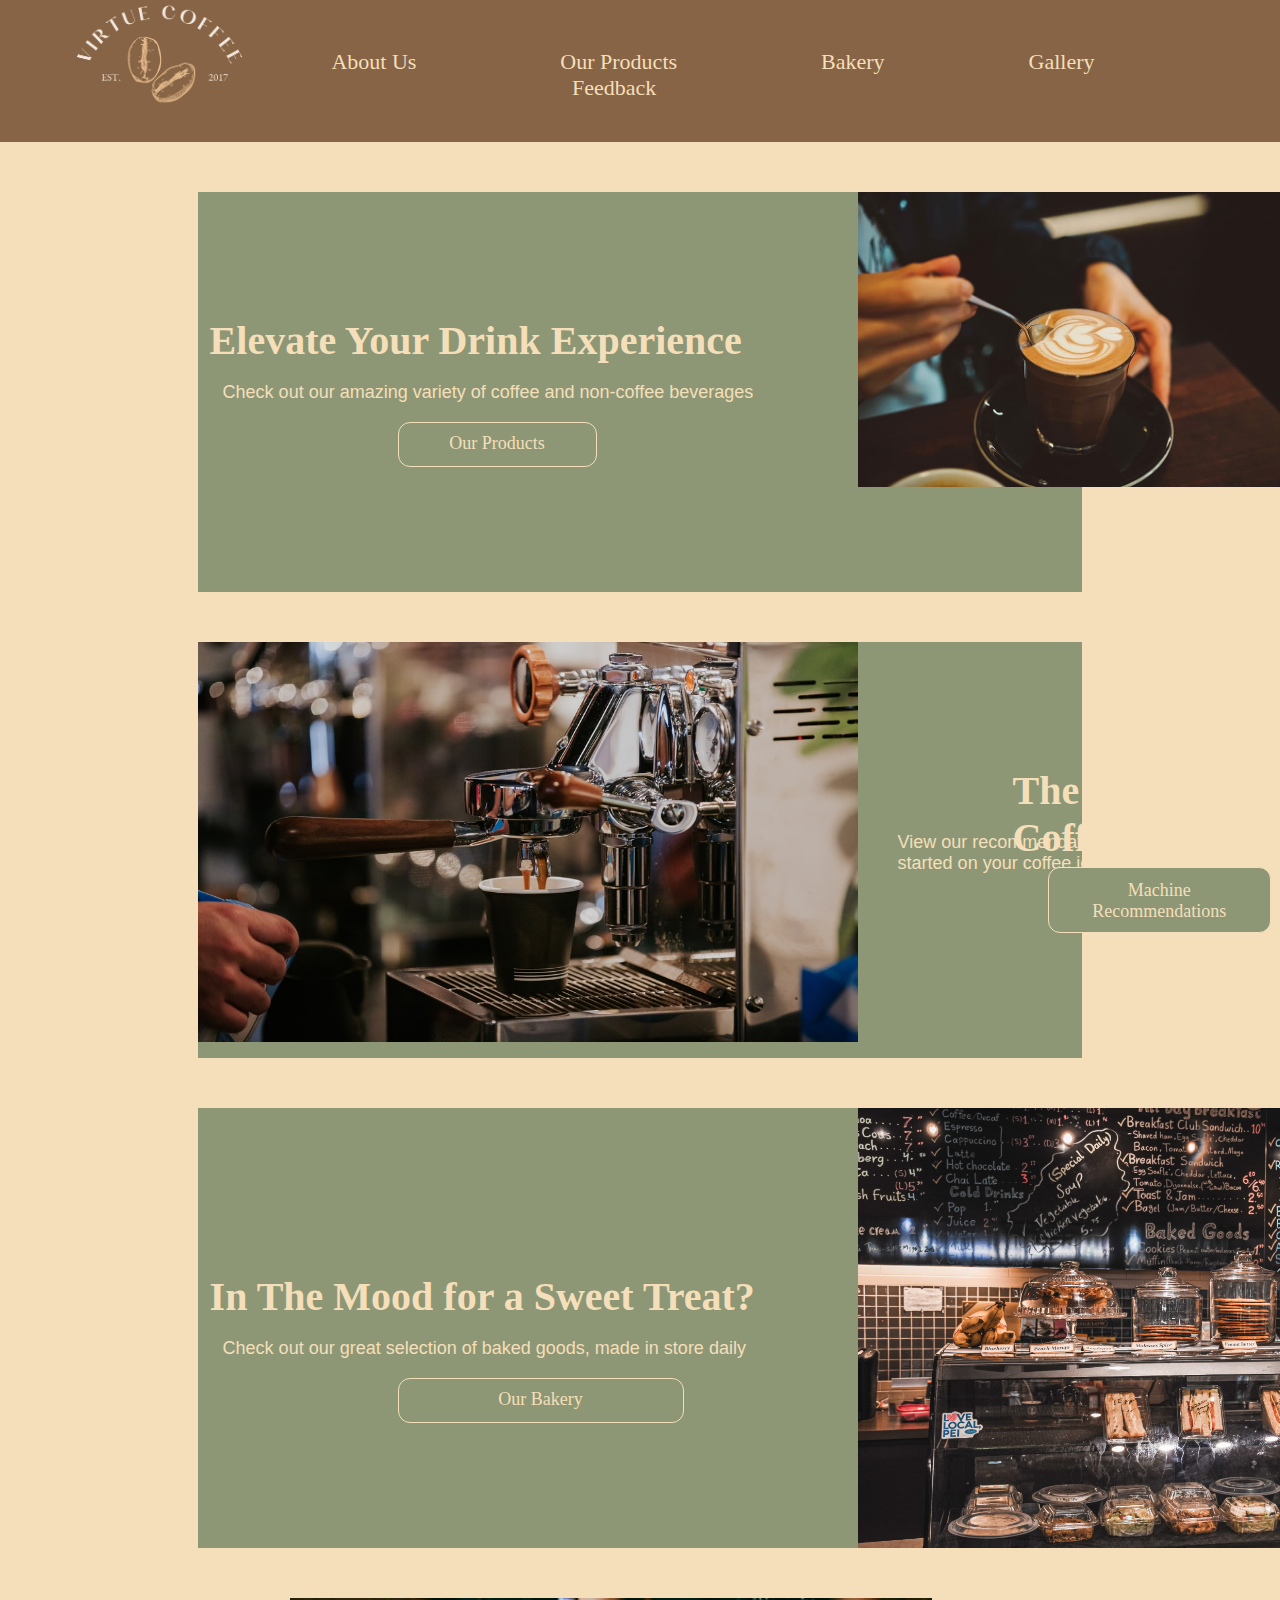
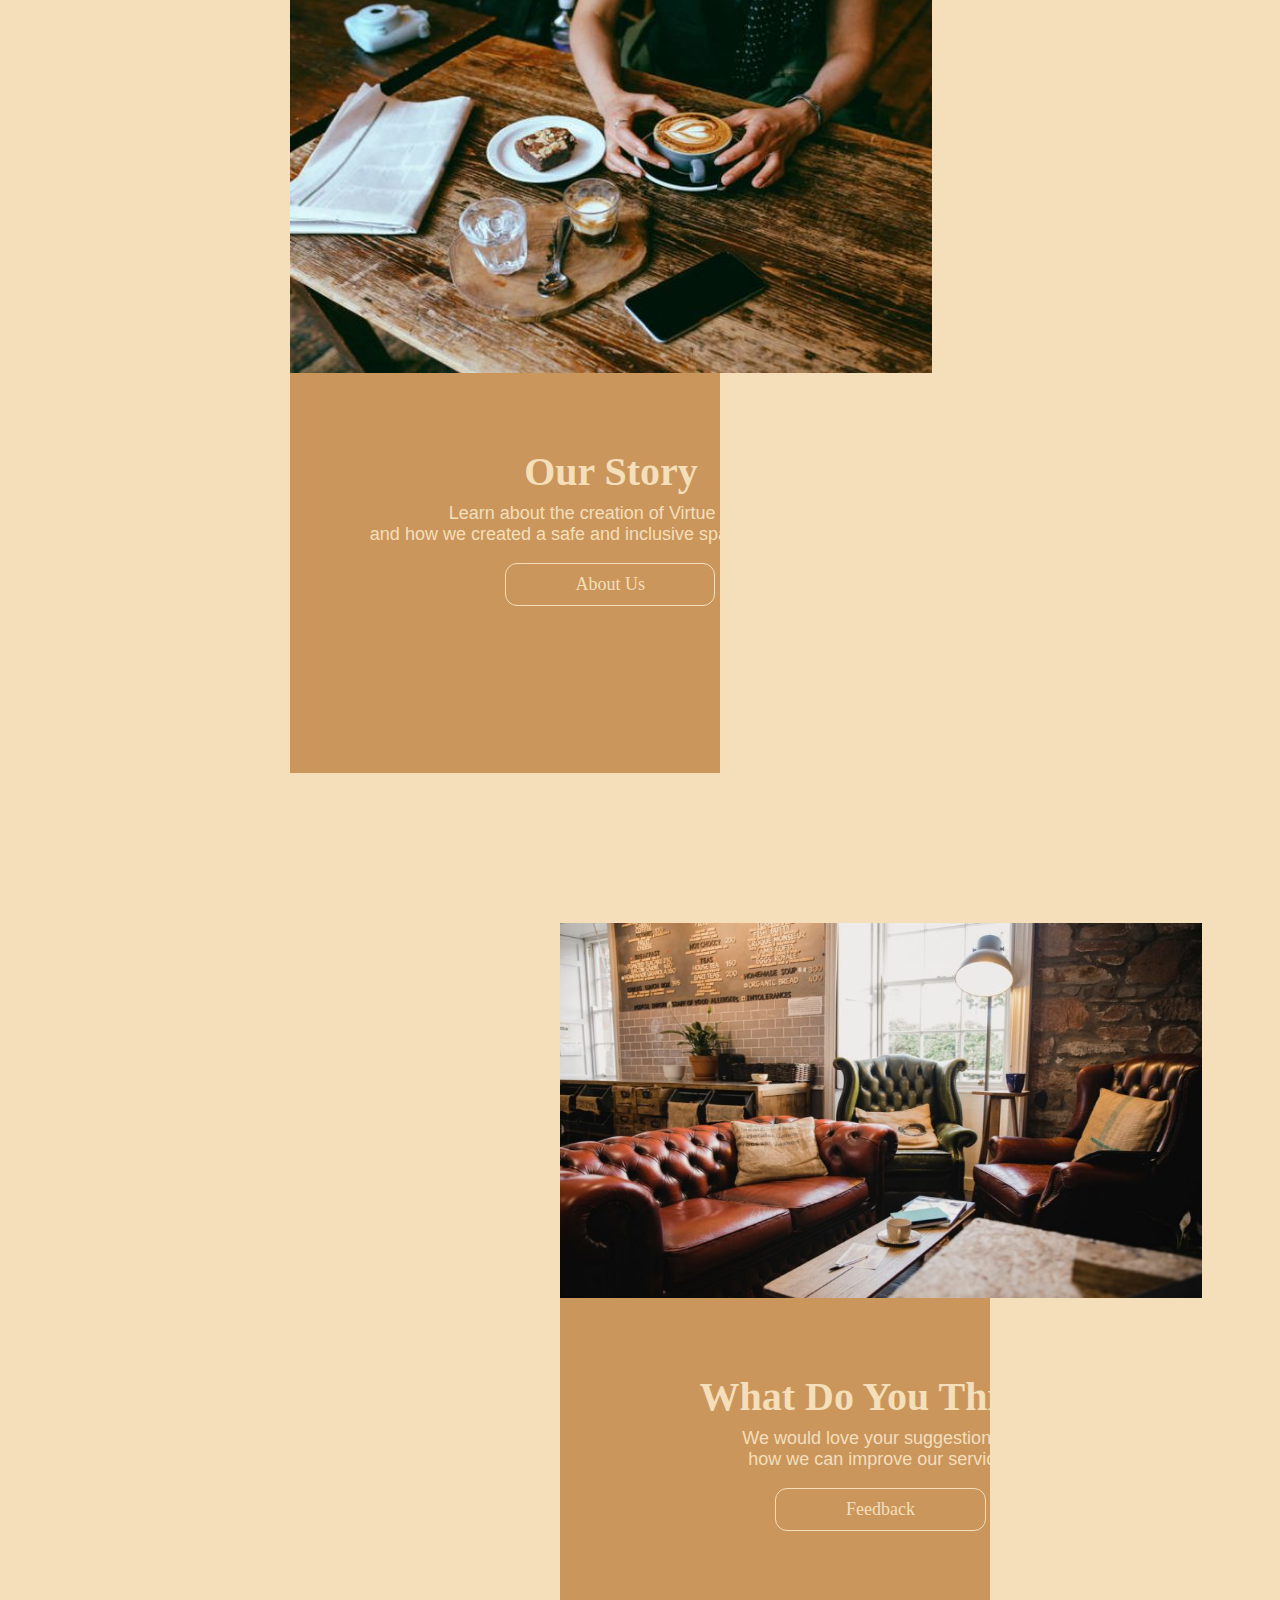
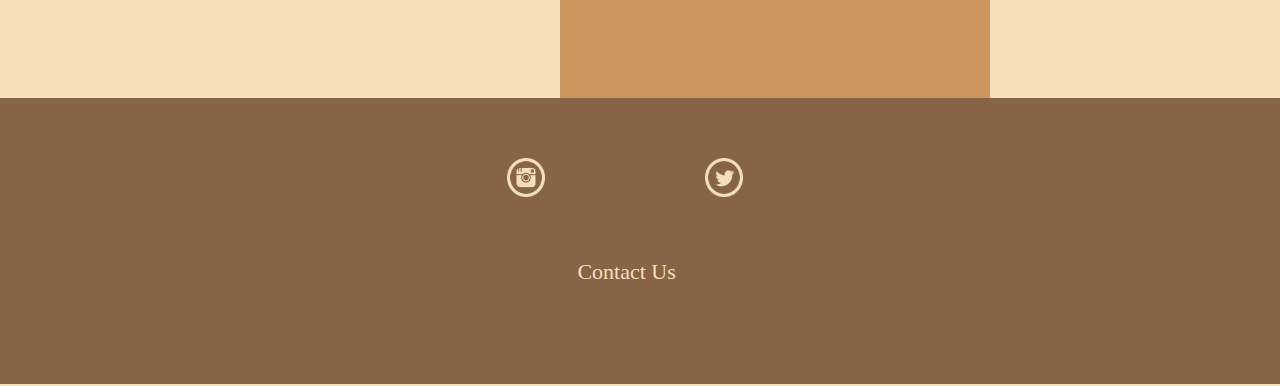
<file: index.html>
<!DOCTYPE html>
<html lang="en">
    <head>
        <meta charset="UTF-8"/>
        <title>Virtue Coffee</title>
        <!-- Link to CSS File -->
        <link rel="stylesheet" href="master.css">
    </head>
    <body id="homepage">
        <img src="headerFooterImages/navBarLogo2.png" class="logo_navbar" alt="Virtue Coffee Logo"> <!-- Logo in the nav bar-->
        <!-- Navigation bar -->
        <nav>
            <ul>
                <li><a href="index.html">Home</a></li> <!-- Link to Homepage (set as default of the website)-->
                <li><a href="about.html">About Us</a></li> <!-- Link to About Us page -->
                <li><a href="products.html">Our Products</a></li> <!-- Link to Our Products page -->
                <li><a href="bakery.html">Bakery</a></li> <!-- Link to Bakery page-->
                <li><a href="gallery.html">Gallery</a></li> <!-- Link to Gallery page-->
                <li><a href="feedback.html">Feedback</a></li> <!-- Link to Feedback page-->
            </ul>
        </nav>
        <div class="firstRectangle">
            <img src="homepageImages/latte-art-coffee-latte-flatwhite.jpg" class="latteArt" alt="Latte Art">
            <h1>Elevate Your Drink Experience</h1>
            <h2>Check out our amazing variety of coffee and non-coffee beverages</h2>
            <a href="products.html" class="buttonForDrinks">Our Products</a>
        </div>
        <div class="secondRectangle">
            <img src="homepageImages/coffeeMachine.jpg" class="coffeeMachine" alt="Coffee Machine">
            <h3>The Art of Coffee</h3>
            <h4>View our recommendations to get started 
                on your coffee journey</h4>
            <a href="products.html#machines" class="buttonForMachines">Machine Recommendations</a>
        </div>
        <div class="thirdRectangle">
            <img src="homepageImages/bakeryCase.jpg" class="bakeryCase" alt="Baked Goods in Case">
            <h1>In The Mood for a Sweet Treat?</h1>
            <h2>Check out our great selection of baked goods, made in store daily</h2>
            <a href="bakery.html" class="buttonForBakery">Our Bakery</a>
        </div>
        <div class="firstBox">
            <img src="homepageImages/drinksOnTable.jpg" class="drinksOnTable" alt="Drinks Sitting on a Table">
            <h5>Our Story</h5>
            <h6>Learn about the creation of Virtue Coffee
                <br>and how we created a safe and inclusive space for everyone</h6>
                <a href="about.html" class="buttonForAboutUs">About Us</a>
        </div>
        <div class="secondBox">
            <img src="homepageImages/seatingArea.jpg" class="seatingArea" alt="Seating Area in Our Shop">
            <h5>What Do You Think?</h5>
            <h6>We would love your suggestions of <br>how we can
                improve our services</h6>
                <a href="feedback.html" class="buttonForFeedback">Feedback</a>
        </div>
        <div class="footerMaster">
            <ul class="footerSocials">
                <li><a href="https://www.instagram.com/virtue.coffee/"><img src="headerFooterImages/instaIcon.png" class="icons" alt="Instagram Logo"></a></li>
                <li><a href="https://twitter.com/CoffeeVirtue"><img src="headerFooterImages/twitterIcon.png" class="icons" alt="Twitter Logo"></a></li>
            </ul>
            <br>
            <br>
            <p class="footerText"><a href="mailto:virtuecoffee204&#64gmail&#46com">Contact Us</a></p>
        </div>
    </body>
</html>
</file>
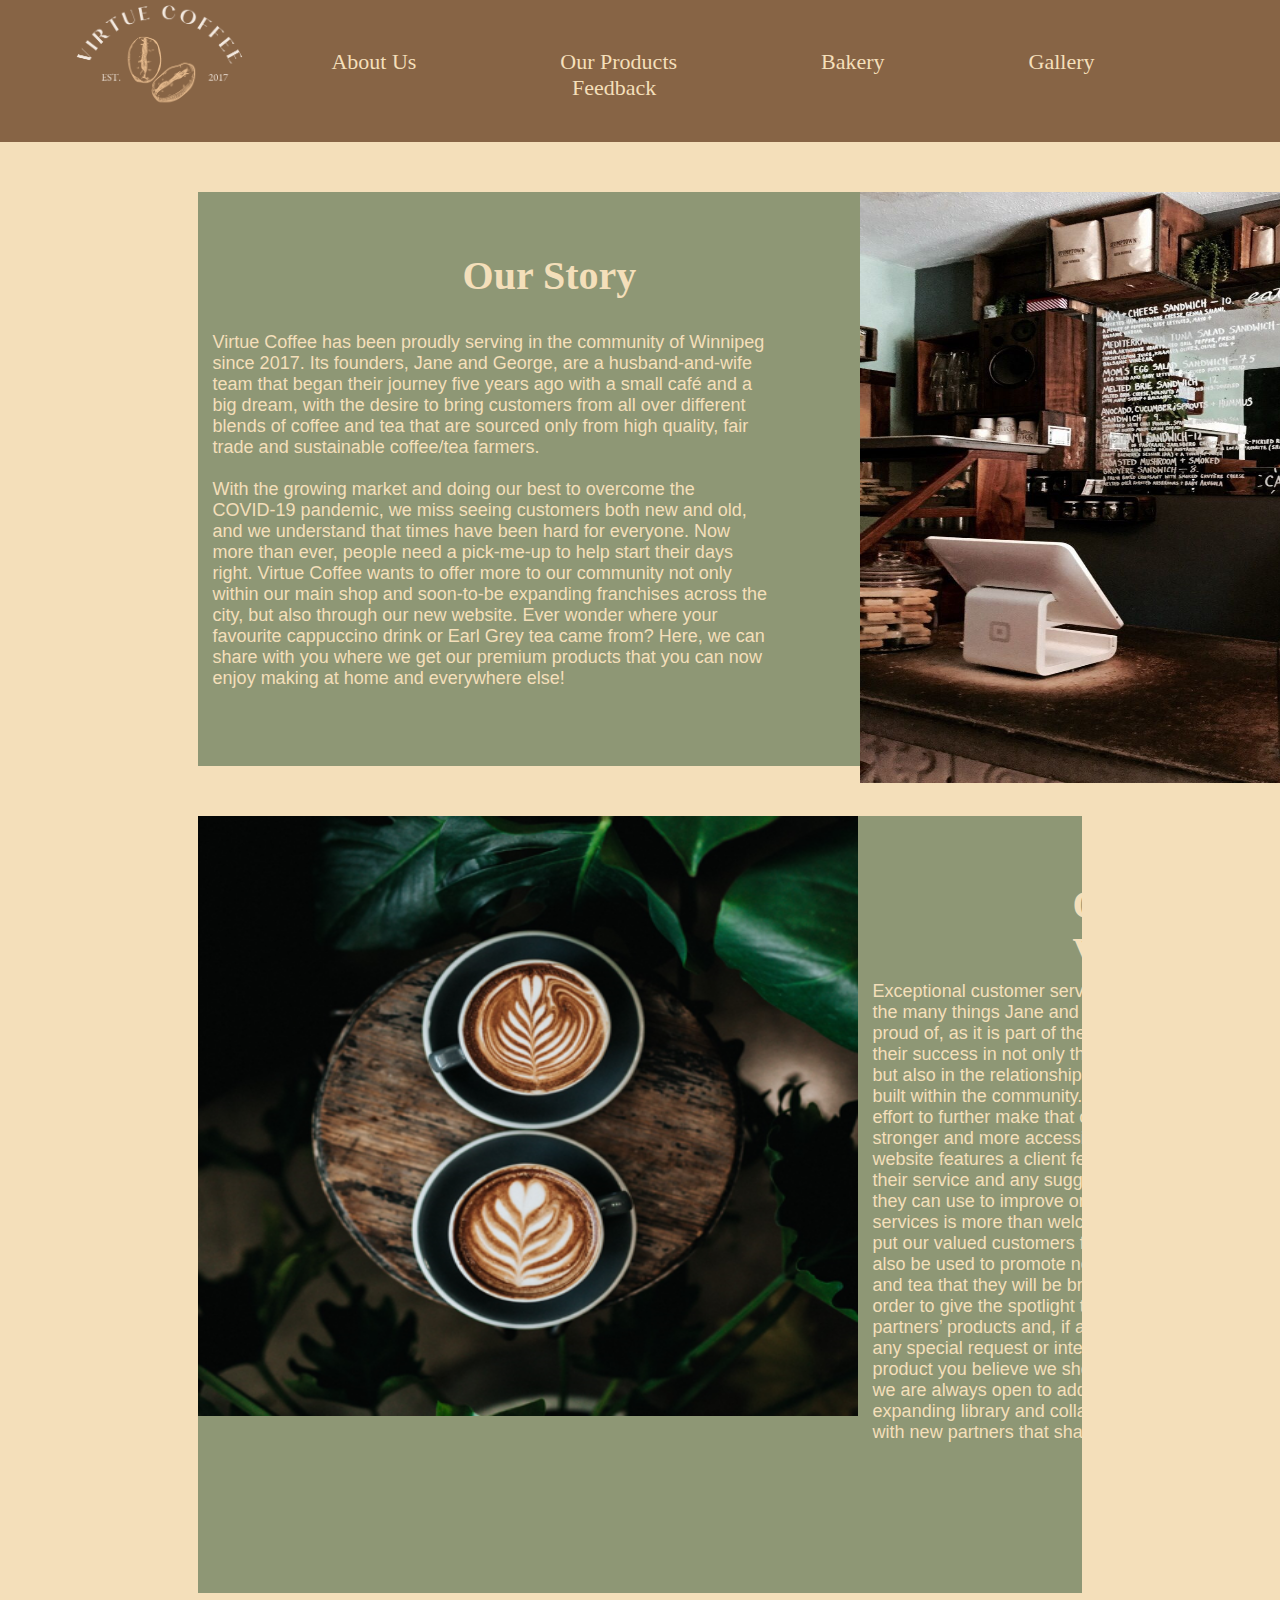
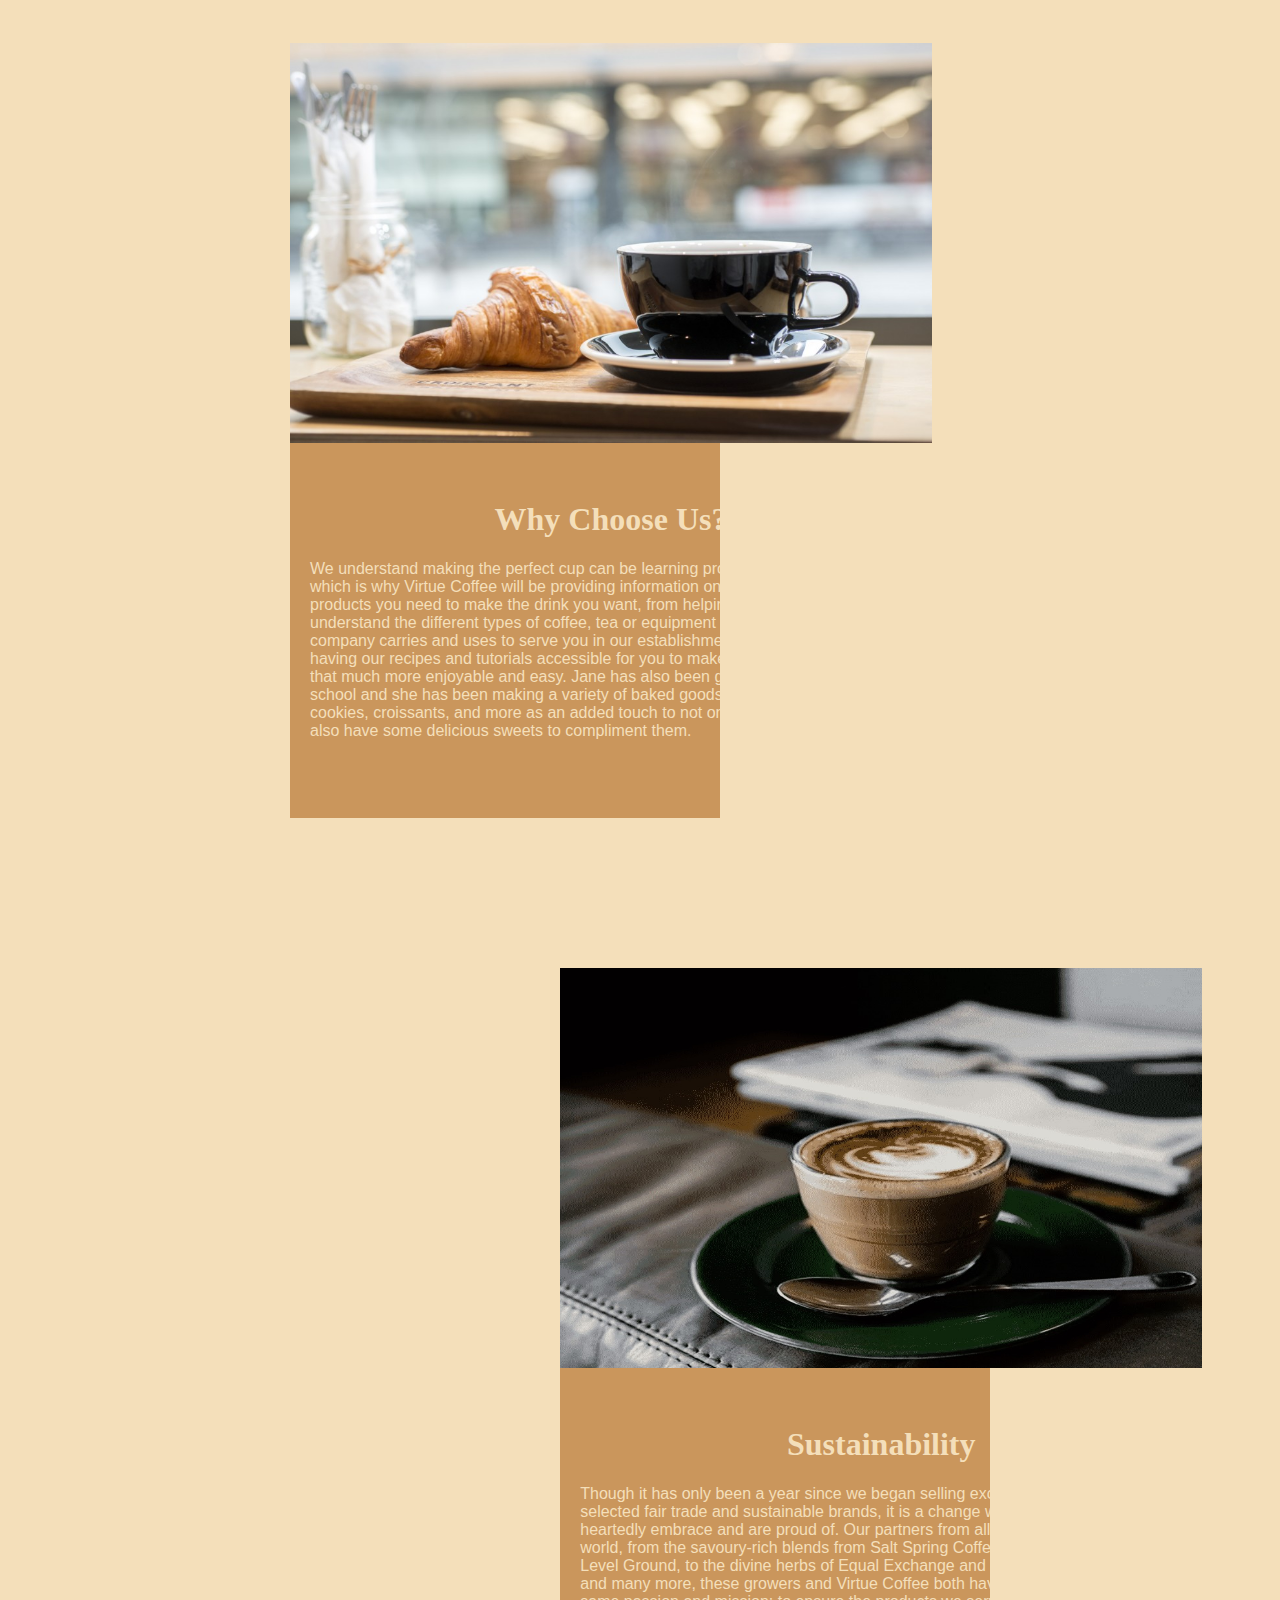
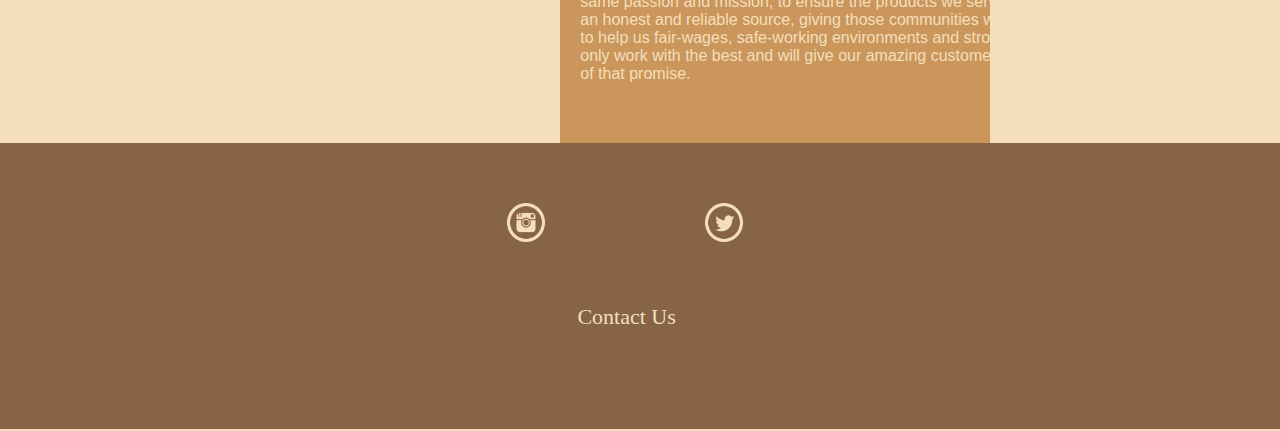
<file: about.html>
<!DOCTYPE html>
<html lang="en">
    <head>
        <meta charset="UTF-8"/>
        <title>About Us: Virtue Coffee</title>
        <!-- Link to CSS File -->
        <link rel="stylesheet" href="master.css">
    </head>
    <body id="aboutpage">
        <img src="headerFooterImages/navBarLogo2.png" class="logo_navbar" alt="Virtue Coffee Logo"> <!-- Logo in the nav bar-->
        <!-- Navigation bar -->
        <nav>
            <ul>
                <li><a href="index.html">Home</a></li> <!-- Link to Homepage (set as default of the website)-->
                <li><a href="about.html">About Us</a></li> <!-- Link to About Us page -->
                <li><a href="products.html">Our Products</a></li> <!-- Link to Our Products page -->
                <li><a href="bakery.html">Bakery</a></li> <!-- Link to Bakery page-->
                <li><a href="gallery.html">Gallery</a></li> <!-- Link to Gallery page-->
                <li><a href="feedback.html">Feedback</a></li> <!-- Link to Feedback page-->
            </ul>
        </nav>
        <div class="our_story">
            <img src="aboutImages/menuboard.jpg" class="menu_board" alt="Menu Board">
            <h1>Our Story</h1>
            <p>Virtue Coffee has been proudly serving in the community 
                of Winnipeg <br>since 2017. Its founders, Jane and George, 
                are a husband-and-wife <br>team that began their journey five 
                years ago with a small café and a <br>big dream, with the desire 
                to bring customers from all over different <br>blends of coffee 
                and tea that are sourced only from high quality, fair <br>trade 
                and sustainable coffee/tea farmers.<br><br>
                With the growing market and doing our best to overcome the 
                <br>COVID-19 pandemic, we miss seeing customers both new and old, 
                <br>and we understand that times have been hard for everyone. 
                Now <br>more than ever, people need a pick-me-up to help start 
                their days <br>right. Virtue Coffee wants to offer more to our 
                community not only <br>within our main shop and soon-to-be expanding 
                franchises across the <br>city, but also through our new website. 
                Ever wonder where your <br>favourite cappuccino drink or Earl Grey 
                tea came from? Here, we can <br>share with you where we get our 
                premium products that you can now <br>enjoy making at home and 
                everywhere else!</p>
        </div>
        <div class="our_values">
            <img src="aboutImages/coffeewithleave.png" class="coffee_with_leaves" alt="Coffee next to leaves">
            <h1>Our Values</h1>
            <p>Exceptional customer service is one of the many things Jane 
                and George are proud of, as it is part of the recipe to their 
                success in not only their company but also in the relationships 
                they have built within the community. Now, in an effort to 
                further make that connection stronger and more accessible, 
                their website features a client feedback of their service and 
                any suggestion that they can use to improve or add new services 
                is more than welcome as we put our valued customers first. It 
                can also be used to promote new coffee and tea that they will 
                be bringing in order to give the spotlight to our partners’ products 
                and, if anyone has any special request or interest in a product 
                you believe we should have, we are always open to adding to our 
                expanding library and collaborating with new partners that share 
                our goals.</p>
        </div>
        <div class="why_choose_us">
            <img src="aboutImages/croissantandcoffee.jpg" class="croissant_picture" alt="Croissant and Coffee">
            <h1>Why Choose Us?</h1>
            <p>We understand making the perfect cup can be learning process, 
                <br>which is why Virtue Coffee will be providing information on 
                the <br>products you need to make the drink you want, from helping 
                you <br>understand the different types of coffee, tea or equipment 
                that our <br>company carries and uses to serve you in our establishments, 
                to also <br>having our recipes and tutorials accessible for you to 
                make the experience <br>that much more enjoyable and easy. Jane has 
                also been going to bakery <br>school and she has been making a variety 
                of baked goods such as cakes, muffins, cookies, croissants, and 
                more as an added touch to not only serve coffee and tea but also 
                have some delicious sweets to compliment them.</p>
        </div>
        <div class="sus">
            <img src="aboutImages/greenplate.jpg" class="green_plate" alt="Coffee on a green saucer">
            <h1>Sustainability</h1>
            <p>Though it has only been a year since we began selling 
                exclusively-<br>selected fair trade and sustainable brands, it is a 
                change we whole-<br>heartedly embrace and are proud of. Our partners 
                from all over the <br>world, from the savoury-rich blends from Salt 
                Spring Coffee and <br>Level Ground, to the divine herbs of Equal Exchange 
                and Little Red Cup, <br>and many more, these growers and Virtue Coffee 
                both have the <br>same passion and mission; to ensure the products we 
                serve come from <br>an honest and reliable source, giving those 
                communities who work hard <br>to help us fair-wages, safe-working 
                environments and strong bonds. We <br>only work with the best and will 
                give our amazing customers nothing short <br>of that promise.</p>
        </div>
        <div class="footerMaster">
            <ul class="footerSocials">
                <li><a href="https://www.instagram.com/virtue.coffee/"><img src="headerFooterImages/instaIcon.png" class="icons" alt="Instagram Logo"></a></li>
                <li><a href="https://twitter.com/CoffeeVirtue"><img src="headerFooterImages/twitterIcon.png" class="icons" alt="Twitter Logo"></a></li>
            </ul>
            <br>
            <br>
            <p class="footerText"><a href="mailto:virtuecoffee204&#64gmail&#46com">Contact Us</a></p>
        </div>
    </body>
</html>
</file>
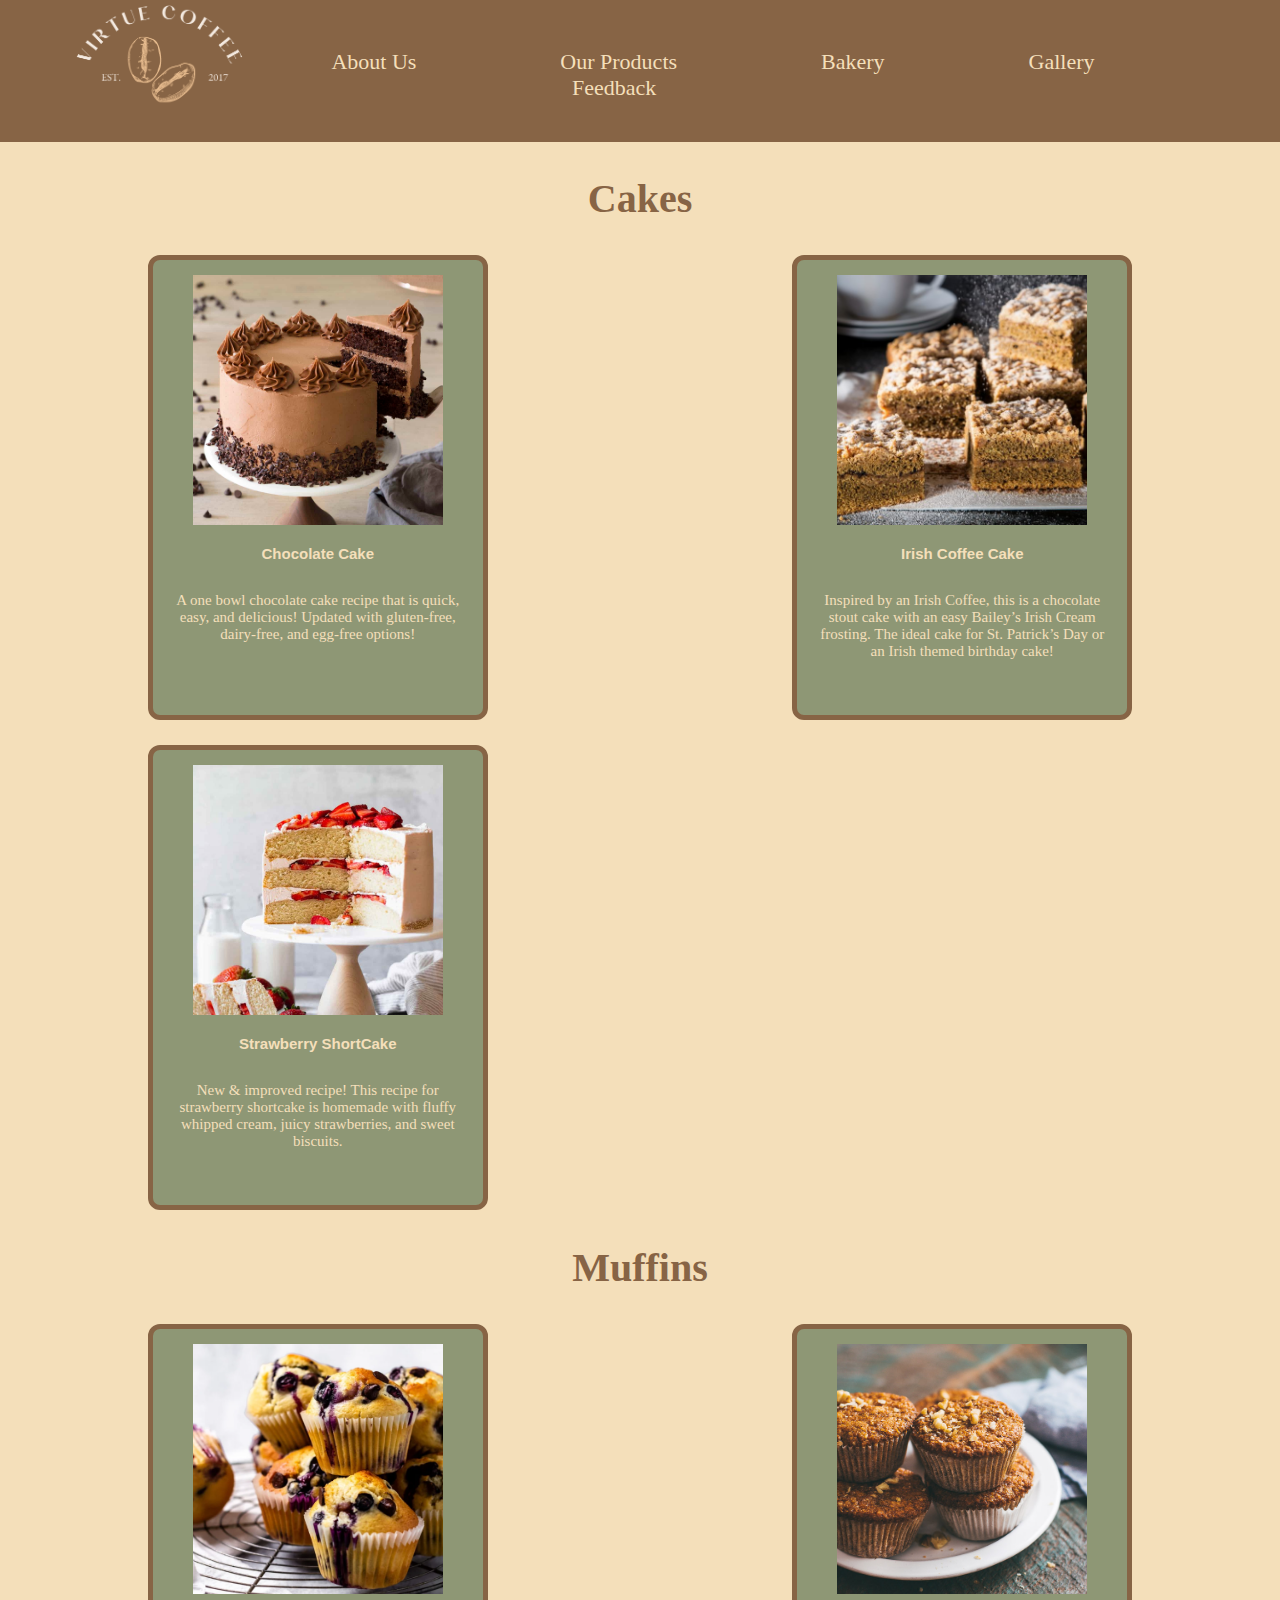
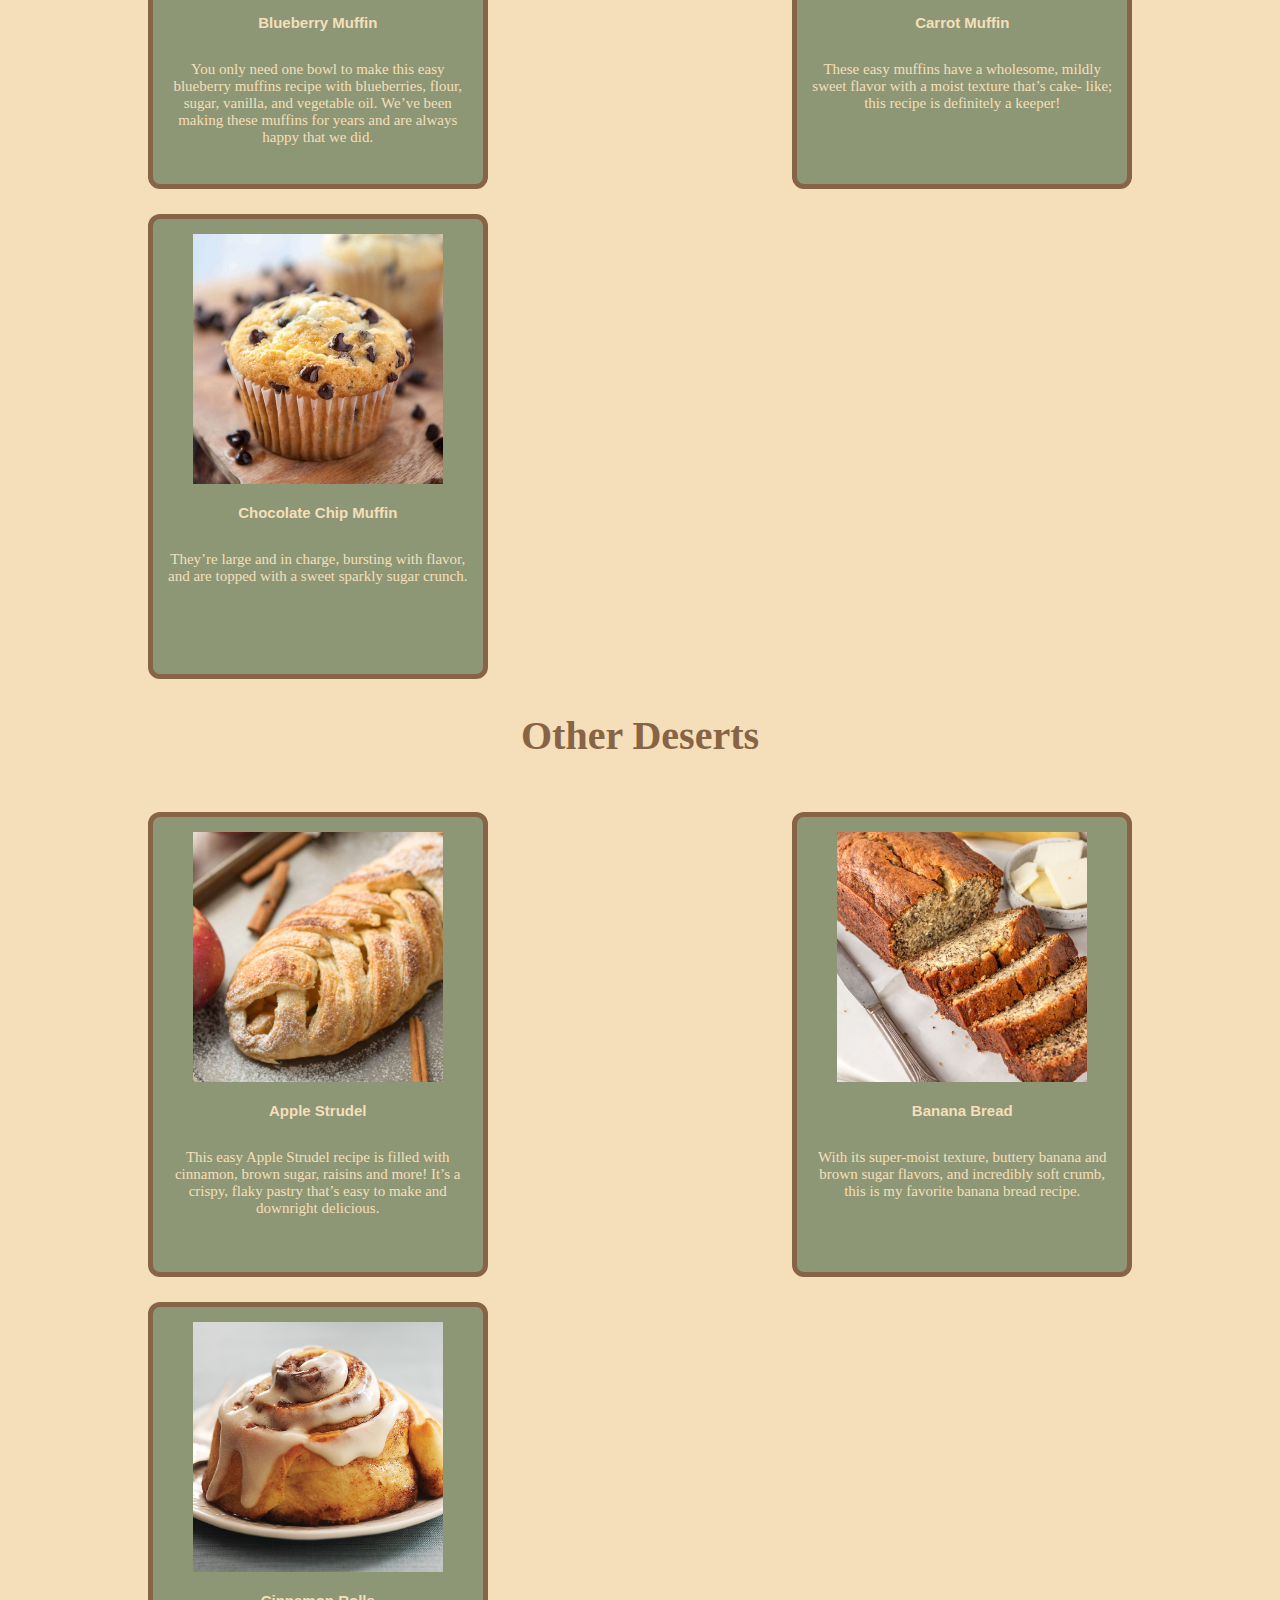
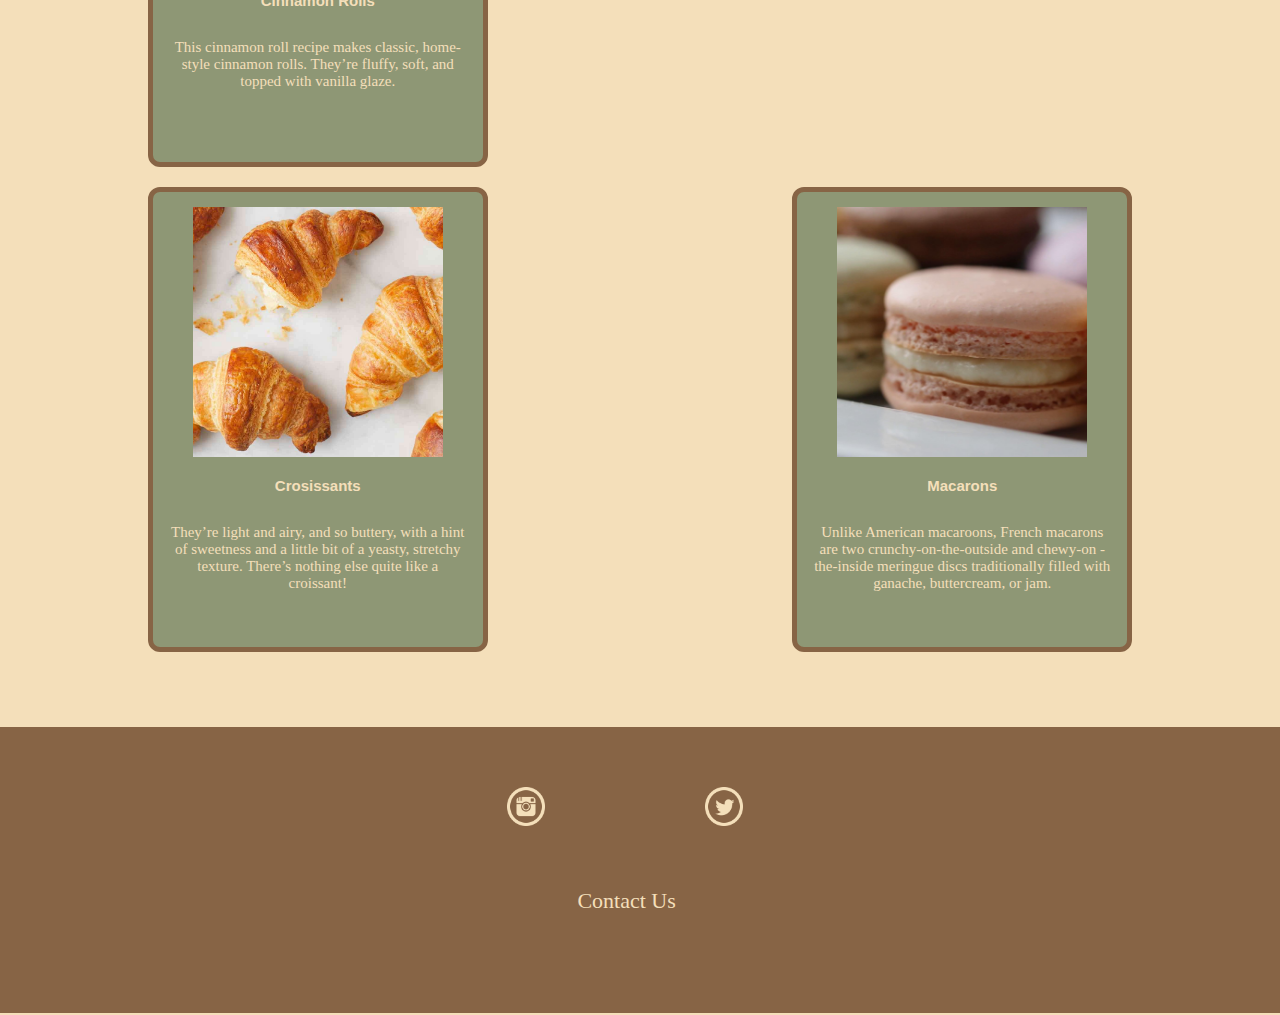
<file: bakery.html>
<!DOCTYPE html>
<html lang="en">
    <head>
        <meta charset="UTF-8"/>
        <title>Bakery: Virtue Coffee</title>
        <!-- Link to CSS File -->
        <link rel="stylesheet" href="master.css">
    </head>
    <body id="bakerypage">
        <!-- Header -->
        <img src="headerFooterImages/navBarLogo2.png" class="logo_navbar" alt="Virtue Coffee Logo"> <!-- Logo in the nav bar-->
        <!-- Navigation bar -->
        <nav>
            <ul>
                <li><a href="index.html">Home</a></li> <!-- Link to Homepage (set as default of the website)-->
                <li><a href="about.html">About Us</a></li> <!-- Link to About Us page -->
                <li><a href="products.html">Our Products</a></li> <!-- Link to Our Products page -->
                <li><a href="bakery.html">Bakery</a></li> <!-- Link to Bakery page-->
                <li><a href="gallery.html">Gallery</a></li> <!-- Link to Gallery page-->
                <li><a href="feedback.html">Feedback</a></li> <!-- Link to Feedback page-->
            </ul>
        </nav>

        <!-- Product Section -->
        <h2>Cakes</h2>
        <div class="productHolder">
            <!-- Cakes -->
            <div class="column">
                <img src="BakeryImage/CHOCOLATE CAKE.jpg">
                <h4>Chocolate Cake</h4>
                <p>A one bowl chocolate cake recipe that is quick, 
                    easy, and delicious! Updated with gluten-free, 
                    dairy-free, and egg-free options!</p>
            </div>
            <div class="column">
                <img src="BakeryImage/IRISH COFFEE CAKE.jpg">
                <h4>Irish Coffee Cake</h4>
                <p>Inspired by an Irish Coffee, this is a chocolate 
                    stout cake with an easy Bailey’s Irish Cream frosting. 
                    The ideal cake for St. Patrick’s Day or an Irish 
                    themed birthday cake!</p>
            </div>
            <div class="column">
                <img src="BakeryImage/STRAWBERRY SHORTCAKE.jpg">
                <h4>Strawberry ShortCake</h4>
                <p>New & improved recipe! This recipe for 
                    strawberry shortcake is homemade with 
                    fluffy whipped cream, juicy strawberries, 
                    and sweet biscuits.</p>
            </div>
        </div>
        <!-- Muffins -->
        <h2>Muffins</h2>
        <div class="productHolder">
            <div class="column">
                <img src="BakeryImage/BLUEBERRY MUFFINS.png">
                <h4>Blueberry Muffin</h4>
                <p>You only need one bowl to make this easy blueberry 
                    muffins recipe with blueberries, flour, sugar, 
                    vanilla, and vegetable oil. We’ve been making 
                    these muffins for years and are always happy 
                    that we did.</p>
            </div>
            <div class="column">
                <img src="BakeryImage/CARROT MUFFINS.jpg">
                <h4>Carrot Muffin</h4>
                <p>These easy muffins have a wholesome, mildly 
                    sweet flavor with a moist texture that’s cake-
                    like; this recipe is definitely a keeper!</p>
            </div>
            <div class="column">
                <img src="BakeryImage/CHOCOLATE CHIP MUFFINS.jpg">
                <h4>Chocolate Chip Muffin</h4>
                <p>They’re large and in charge, bursting 
                    with flavor, and are topped with a sweet 
                    sparkly sugar crunch.</p>
            </div>
        </div>
        <!-- Other -->
        <h2>Other Deserts</h2>
        <div class="productHolderLast">
            <div class="column">
                <img src="BakeryImage/APPLE STRUDEL.jpg">
                <h4>Apple Strudel</h4>
                <p>This easy Apple Strudel recipe is filled with 
                    cinnamon, brown sugar, raisins and more! It’s a 
                    crispy, flaky pastry that’s easy to make and 
                    downright delicious.</p>
            </div>
            <div class="column">
                <img src="BakeryImage/BANANA BREAD.jpg">
                <h4>Banana Bread</h4>
                <p>With its super-moist texture, buttery banana 
                    and brown sugar flavors, and incredibly soft 
                    crumb, this is my favorite banana bread recipe.</p>
            </div>
            <div class="column">
                <img src="BakeryImage/CINNAMON ROLL.jpg">
                <h4>Cinnamon Rolls</h4>
                <p>This cinnamon roll recipe makes classic, 
                    home-style cinnamon rolls. They’re fluffy, 
                    soft, and topped with vanilla glaze.</p>
            </div>
        </div>
        <div class="productHolderLastGroup">
            <!-- Cakes -->
            <div class="column">
                <img src="BakeryImage/CROISSANTS.jpg">
                <h4>Crosissants</h4>
                <p>They’re light and airy, and so buttery, 
                    with a hint of sweetness and a little bit 
                    of a yeasty, stretchy texture. There’s 
                    nothing else quite like a croissant!</p>
            </div>
            <div class="column">
                <img src="BakeryImage/MACARONS.jpg">
                <h4>Macarons</h4>
                <p>Unlike American macaroons, French macarons 
                    are two crunchy-on-the-outside and chewy-on
                    -the-inside meringue discs traditionally 
                    filled with ganache, buttercream, or jam.</p>
            </div>
        </div>
        <!-- Footer -->
        <div class="footerMaster">
            <ul class="footerSocials">
                <li><a href="https://www.instagram.com/virtue.coffee/"><img src="headerFooterImages/instaIcon.png" class="icons" alt="Instagram Logo"></a></li>
                <li><a href="https://twitter.com/CoffeeVirtue"><img src="headerFooterImages/twitterIcon.png" class="icons" alt="Twitter Logo"></a></li>
            </ul>
            <br>
            <br>
            <p class="footerText"><a href="mailto:virtuecoffee204&#64gmail&#46com">Contact Us</a></p>
        </div>
    </body>
</html>
</file>
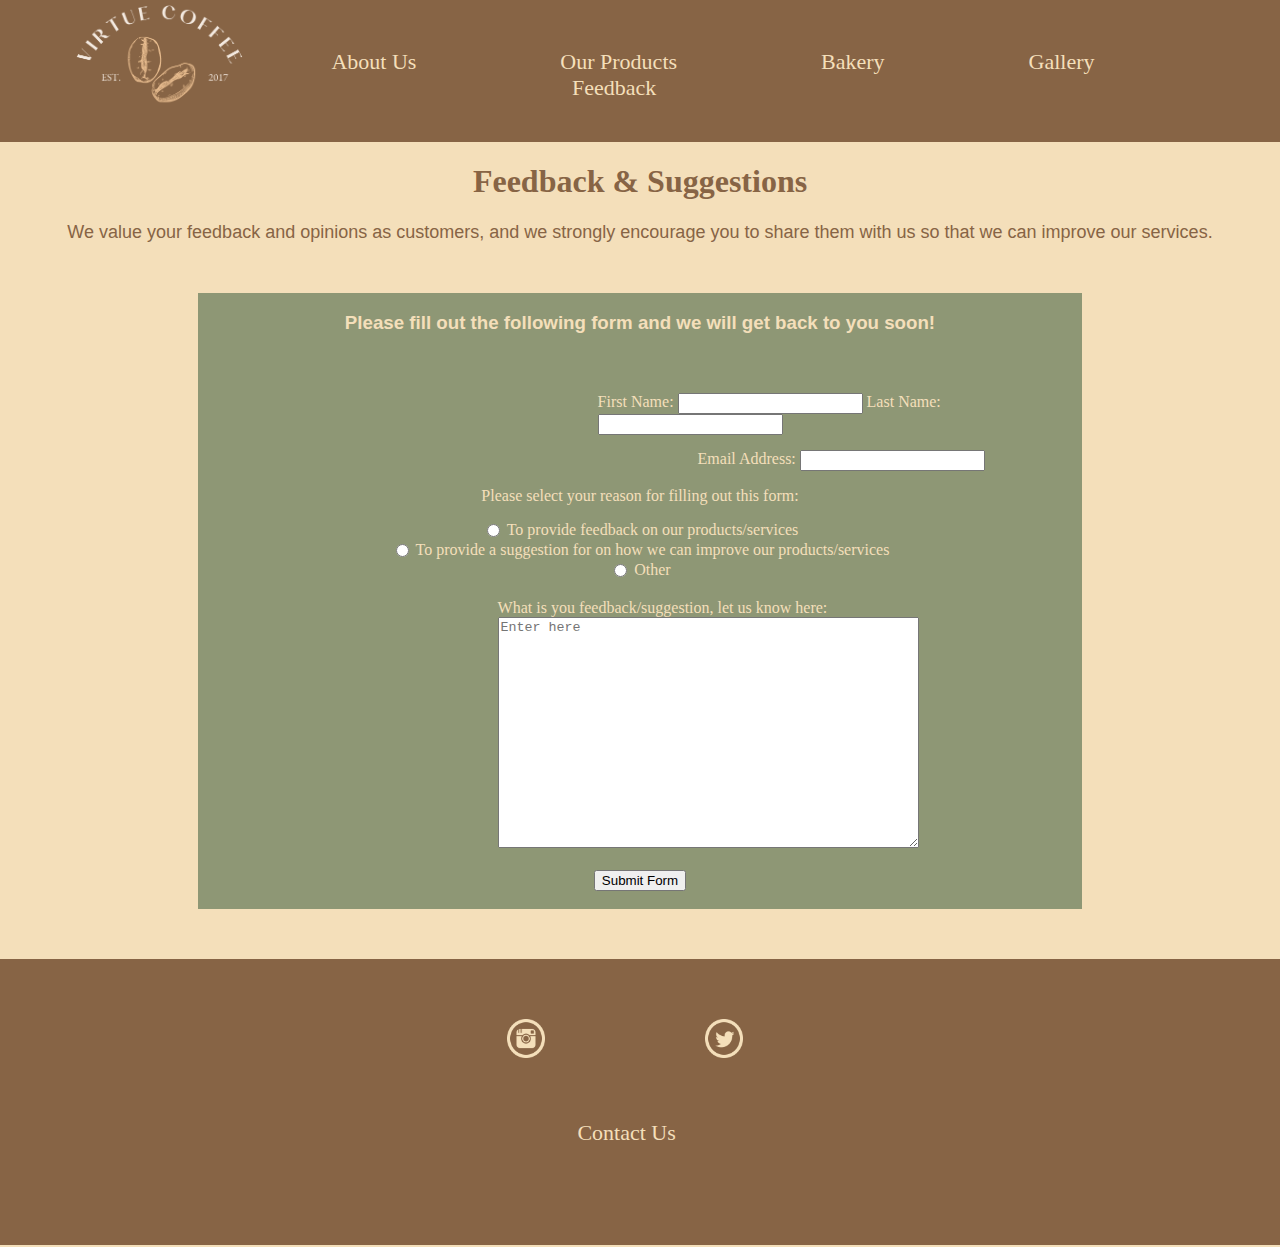
<file: feedback.html>
<!DOCTYPE html>
<html lang="en">
    <head>
        <meta charset="UTF-8"/>
        <title>Feedback: Virtue Coffee</title>
        <!-- Link to CSS File -->
        <link rel="stylesheet" href="master.css">
    </head>
    <body id="feedbackpage">
        <img src="headerFooterImages/navBarLogo2.png" class="logo_navbar" alt="Virtue Coffee Logo"> <!-- Logo in the nav bar-->
        <!-- Navigation bar -->
        <nav>
            <ul>
                <li><a href="index.html">Home</a></li> <!-- Link to Homepage (set as default of the website)-->
                <li><a href="about.html">About Us</a></li> <!-- Link to About Us page -->
                <li><a href="products.html">Our Products</a></li> <!-- Link to Our Products page -->
                <li><a href="bakery.html">Bakery</a></li> <!-- Link to Bakery page-->
                <li><a href="gallery.html">Gallery</a></li> <!-- Link to Gallery page-->
                <li><a href="feedback.html">Feedback</a></li> <!-- Link to Feedback page-->
            </ul>
        </nav>
        <h1>Feedback & Suggestions</h1>
        <h2>We value your feedback and opinions as customers, and we strongly encourage
            you to share them with us so that we can improve our services.</h2>
        <div class="form_container">
            <div class="form_header">
                <h3>Please fill out the following form and we will get back to you soon!</h3>
            </div>
            <form action="mailto:virtuecoffee204&#64gmail&#46com">
                <div class="form-row1">
                    <label for="first-name">First Name: </label>
                    <input id="first-name" firstname="first-name" type="text"/>
                    <label for="last-name">Last Name: </label>
                    <input id="last-name" firstname="last-name" type="text"/>
                </div>
                <div class="form-row2">
                    <label for="email">Email Address: </label>
                    <input id="email" firstname="email" type="email"/>
                </div>
                <div class="form-row3">
                    <p>Please select your reason for filling out this form:</p>
                    <input type="radio" id="feedback" name="reason" value="feedback">
                    <label for="feedback">To provide feedback on our products/services</label><br>
                    <input type="radio" id="suggestion" name="reason" value="suggestion">
                    <label for="female">To provide a suggestion for on how we can improve our products/services</label><br>
                    <input type="radio" id="other" name="reason" value="other">
                    <label for="other">Other</label><br>
                </div>
                <br>
                <div class="form-row4">
                    <label for="multilineInput">What is you feedback/suggestion, let us know here:</label>
                    <textarea id="mulitlineInput" id="multilineInput" name="box" cols="50" rows="15" placeholder="Enter here"></textarea>
                </div>
                <br>
                <div class="form-submit">
                    <input type="submit" value="Submit Form"><br><br>
                </div>
            </form>
        </div>
        </div>
        <div class="footerMaster">
            <ul class="footerSocials">
                <li><a href="https://www.instagram.com/virtue.coffee/"><img src="headerFooterImages/instaIcon.png" class="icons" alt="Instagram Logo"></a></li>
                <li><a href="https://twitter.com/CoffeeVirtue"><img src="headerFooterImages/twitterIcon.png" class="icons" alt="Twitter Logo"></a></li>
            </ul>
            <br>
            <br>
            <p class="footerText"><a href="mailto:virtuecoffee204&#64gmail&#46com">Contact Us</a></p>
        </div>
    </body>
</html>
</file>
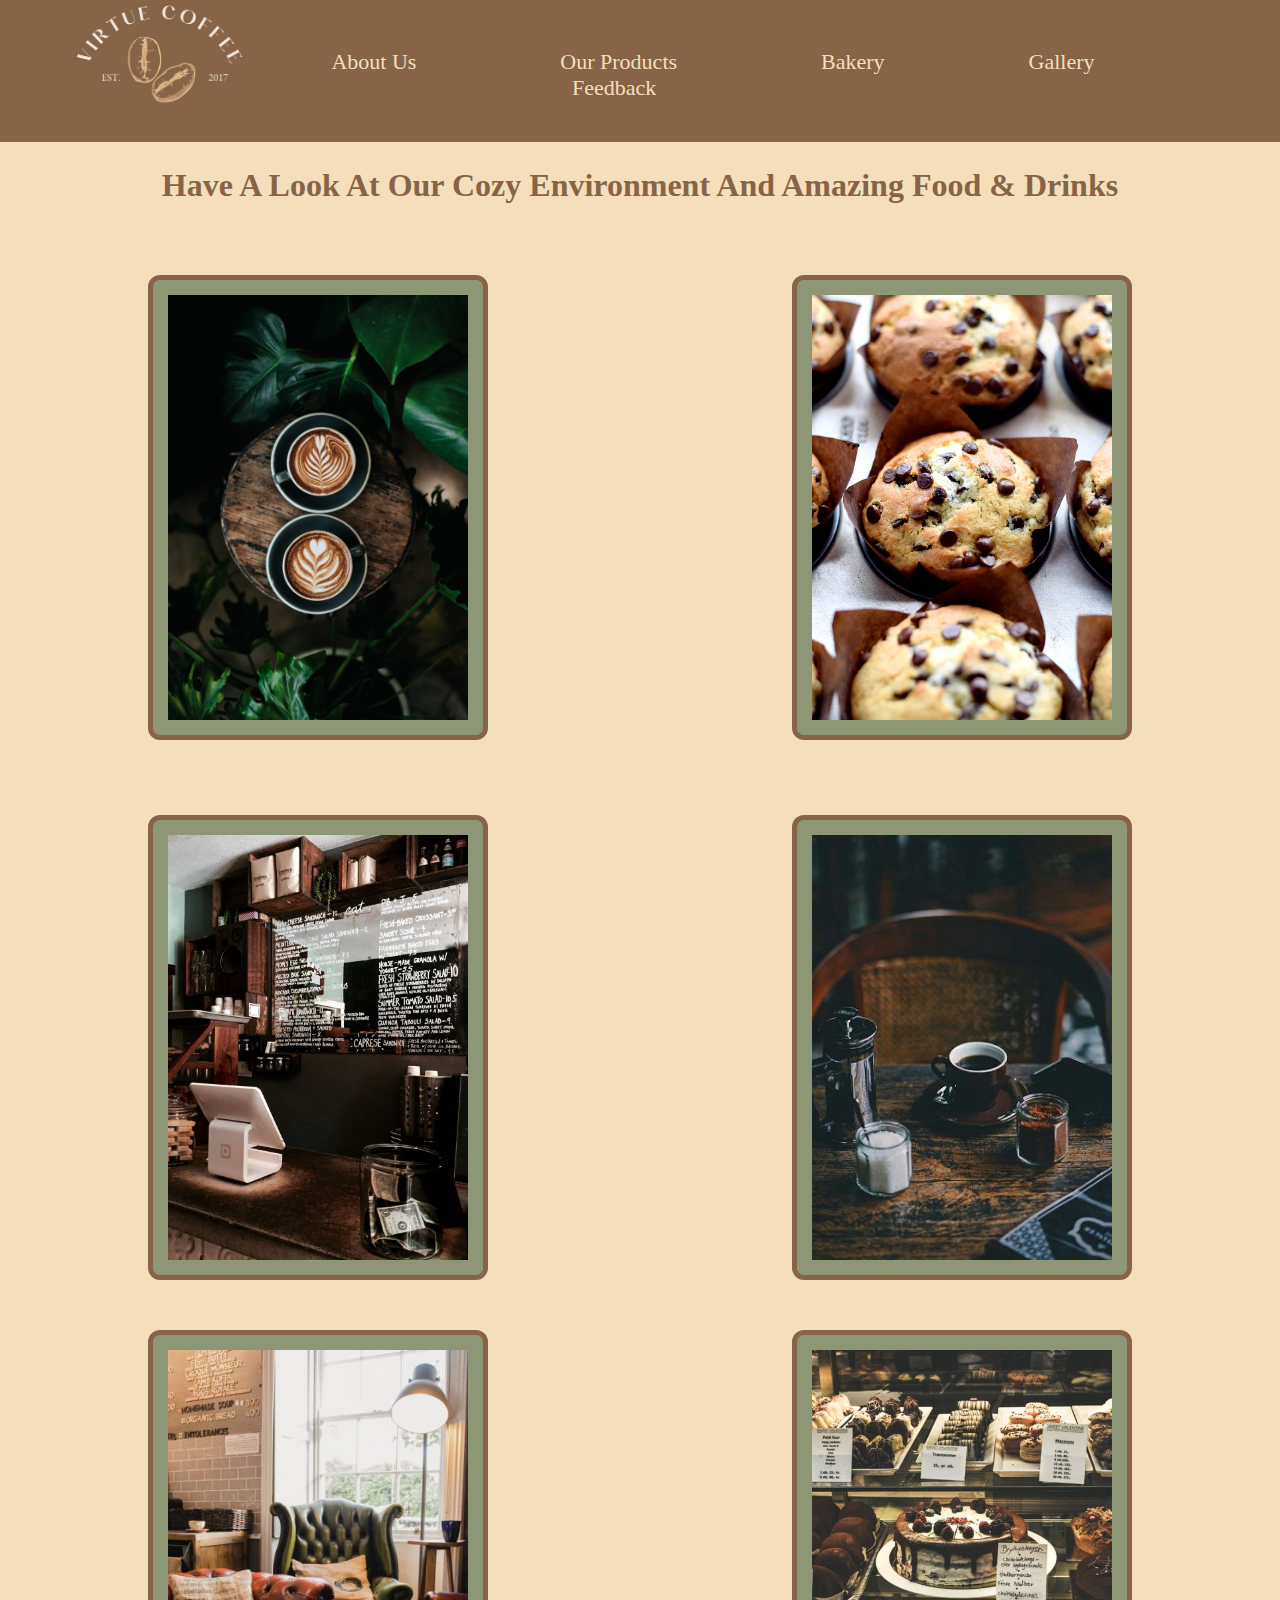
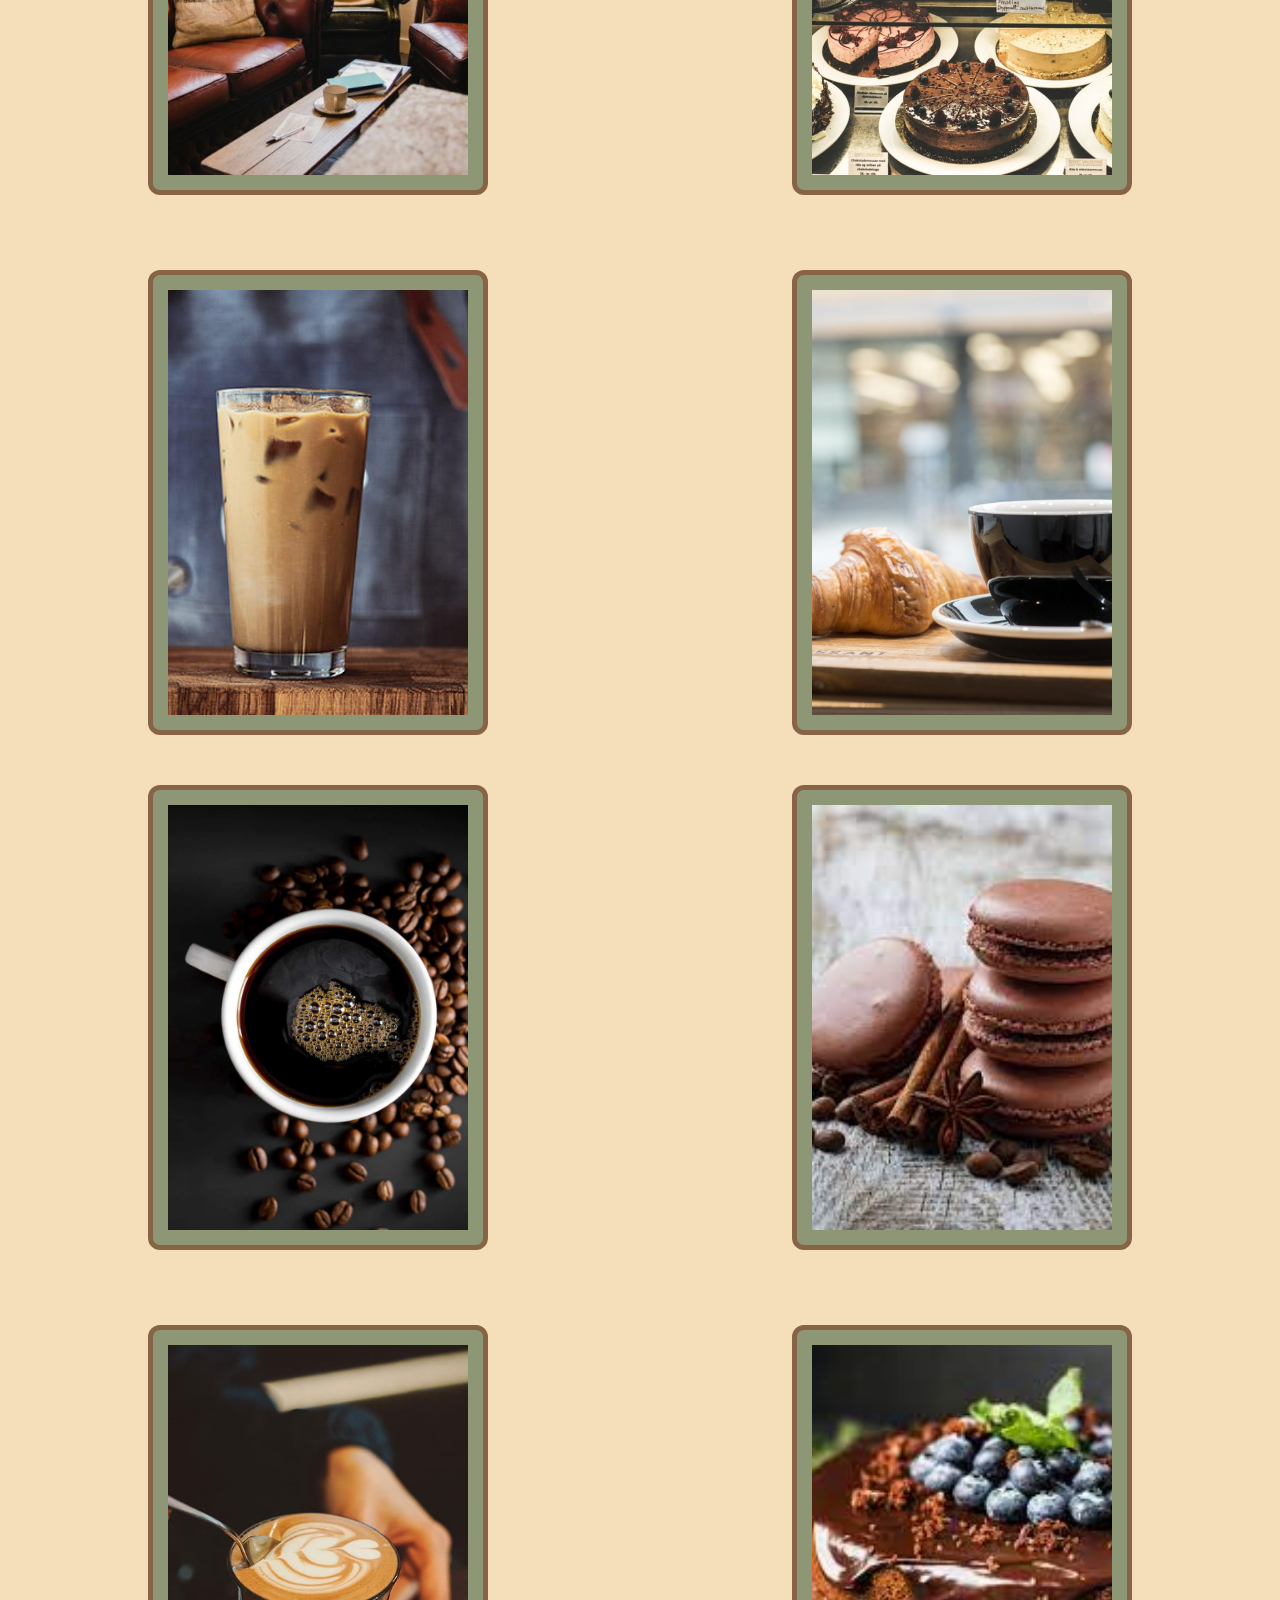
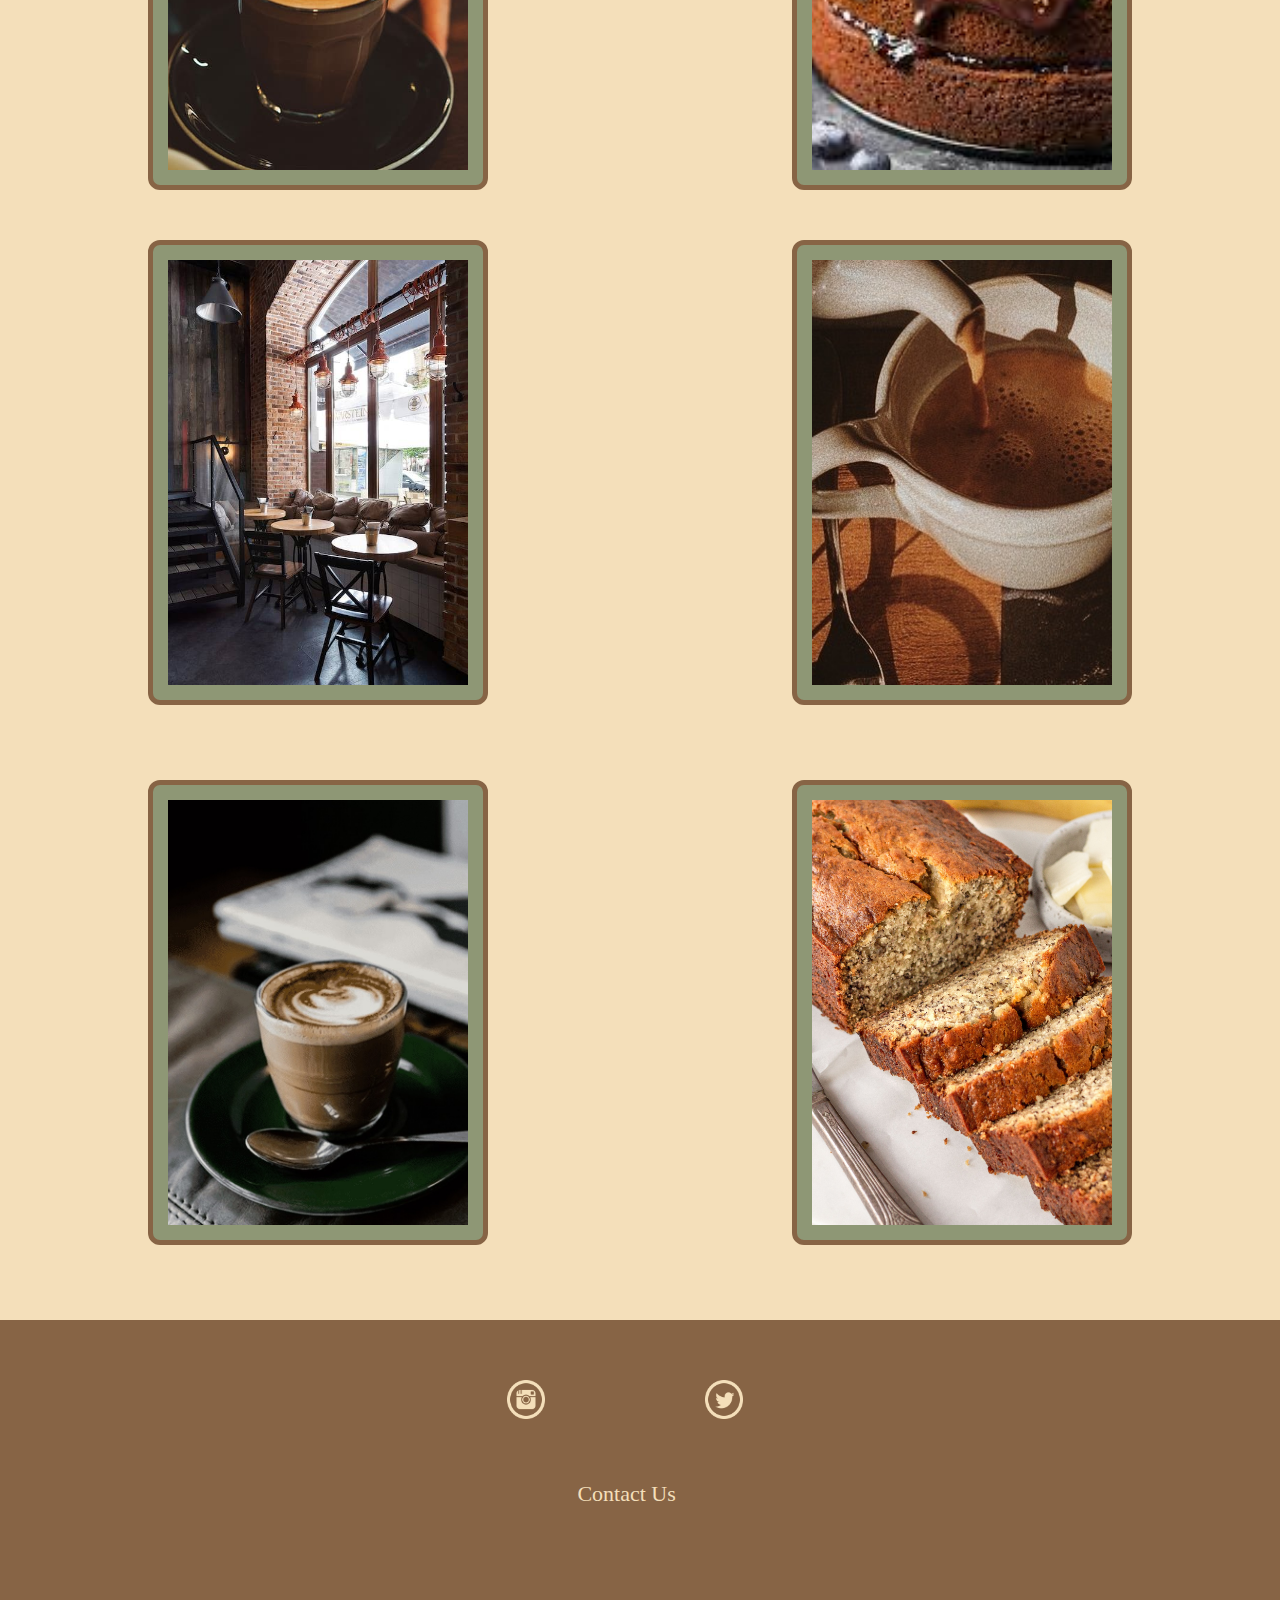
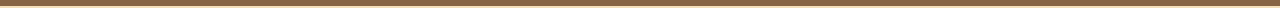
<file: gallery.html>
<!DOCTYPE html>
<html lang="en">
    <head>
        <meta charset="UTF-8"/>
        <title>Gallery: Virtue Coffee</title>
        <!-- Link to CSS File -->
        <link rel="stylesheet" href="master.css">
    </head>
    <body id="gallerypage">
        <!-- Header -->
        <img src="headerFooterImages/navBarLogo2.png" class="logo_navbar" alt="Virtue Coffee Logo"> <!-- Logo in the nav bar-->
        <!-- Navigation bar -->
        <nav>
            <ul id="galleryrow1">
                <li><a href="index.html">Home</a></li> <!-- Link to Homepage (set as default of the website)-->
                <li><a href="about.html">About Us</a></li> <!-- Link to About Us page -->
                <li><a href="products.html">Our Products</a></li> <!-- Link to Our Products page -->
                <li><a href="bakery.html">Bakery</a></li> <!-- Link to Bakery page-->
                <li><a href="gallery.html">Gallery</a></li> <!-- Link to Gallery page-->
                <li><a href="feedback.html">Feedback</a></li> <!-- Link to Feedback page-->
            </ul>
        </nav>
        <h1>Have A Look At Our Cozy Environment And Amazing Food & Drinks</h1>
        <div class="row1ImageHolder">
            <div class="column">
                <img src="galleryImages/1.jpg">
            </div>
            <div class="column">
                <img src="galleryImages/2.png">
            </div>
            <div class="column">
                <img src="galleryImages/3.jpg">
            </div>
            <div class="column">
                <img src="galleryImages/4.jpg">
            </div>
        </div>
        <div class="row2ImageHolder">
            <div class="column">
                <img src="galleryImages/6.jpg">
            </div>
            <div class="column">
                <img src="galleryImages/8.jpg">
            </div>
            <div class="column">
                <img src="galleryImages/9.jpg">
            </div>
            <div class="column">
                <img src="galleryImages/10.jpg">
            </div>
        </div>
        <div class="row3ImageHolder">
            <div class="column">
                <img src="galleryImages/7.jpeg">
            </div>
            <div class="column">
                <img src="galleryImages/12.jpg">
            </div>
            <div class="column">
                <img src="galleryImages/11.jpg">
            </div>
            <div class="column">
                <img src="galleryImages/14.jpg">
            </div>
        </div>
        <div class="row4ImageHolder">
            <div class="column">
                <img src="galleryImages/5.jpg">
            </div>
            <div class="column">
                <img src="galleryImages/13.jpg">
            </div>
            <div class="column">
                <img src="galleryImages/15.jpg">
            </div>
            <div class="column">
                <img src="galleryImages/16.jpg">
            </div>
        </div>
        <!-- Footer -->
        <div class="footerMaster">
            <ul class="footerSocials">
                <li><a href="https://www.instagram.com/virtue.coffee/"><img src="headerFooterImages/instaIcon.png" class="icons" alt="Instagram Logo"></a></li>
                <li><a href="https://twitter.com/CoffeeVirtue"><img src="headerFooterImages/twitterIcon.png" class="icons" alt="Twitter Logo"></a></li>
            </ul>
            <br>
            <br>
            <p class="footerText"><a href="mailto:virtuecoffee204&#64gmail&#46com">Contact Us</a></p>
        </div>
    </body>
</html>
</file>
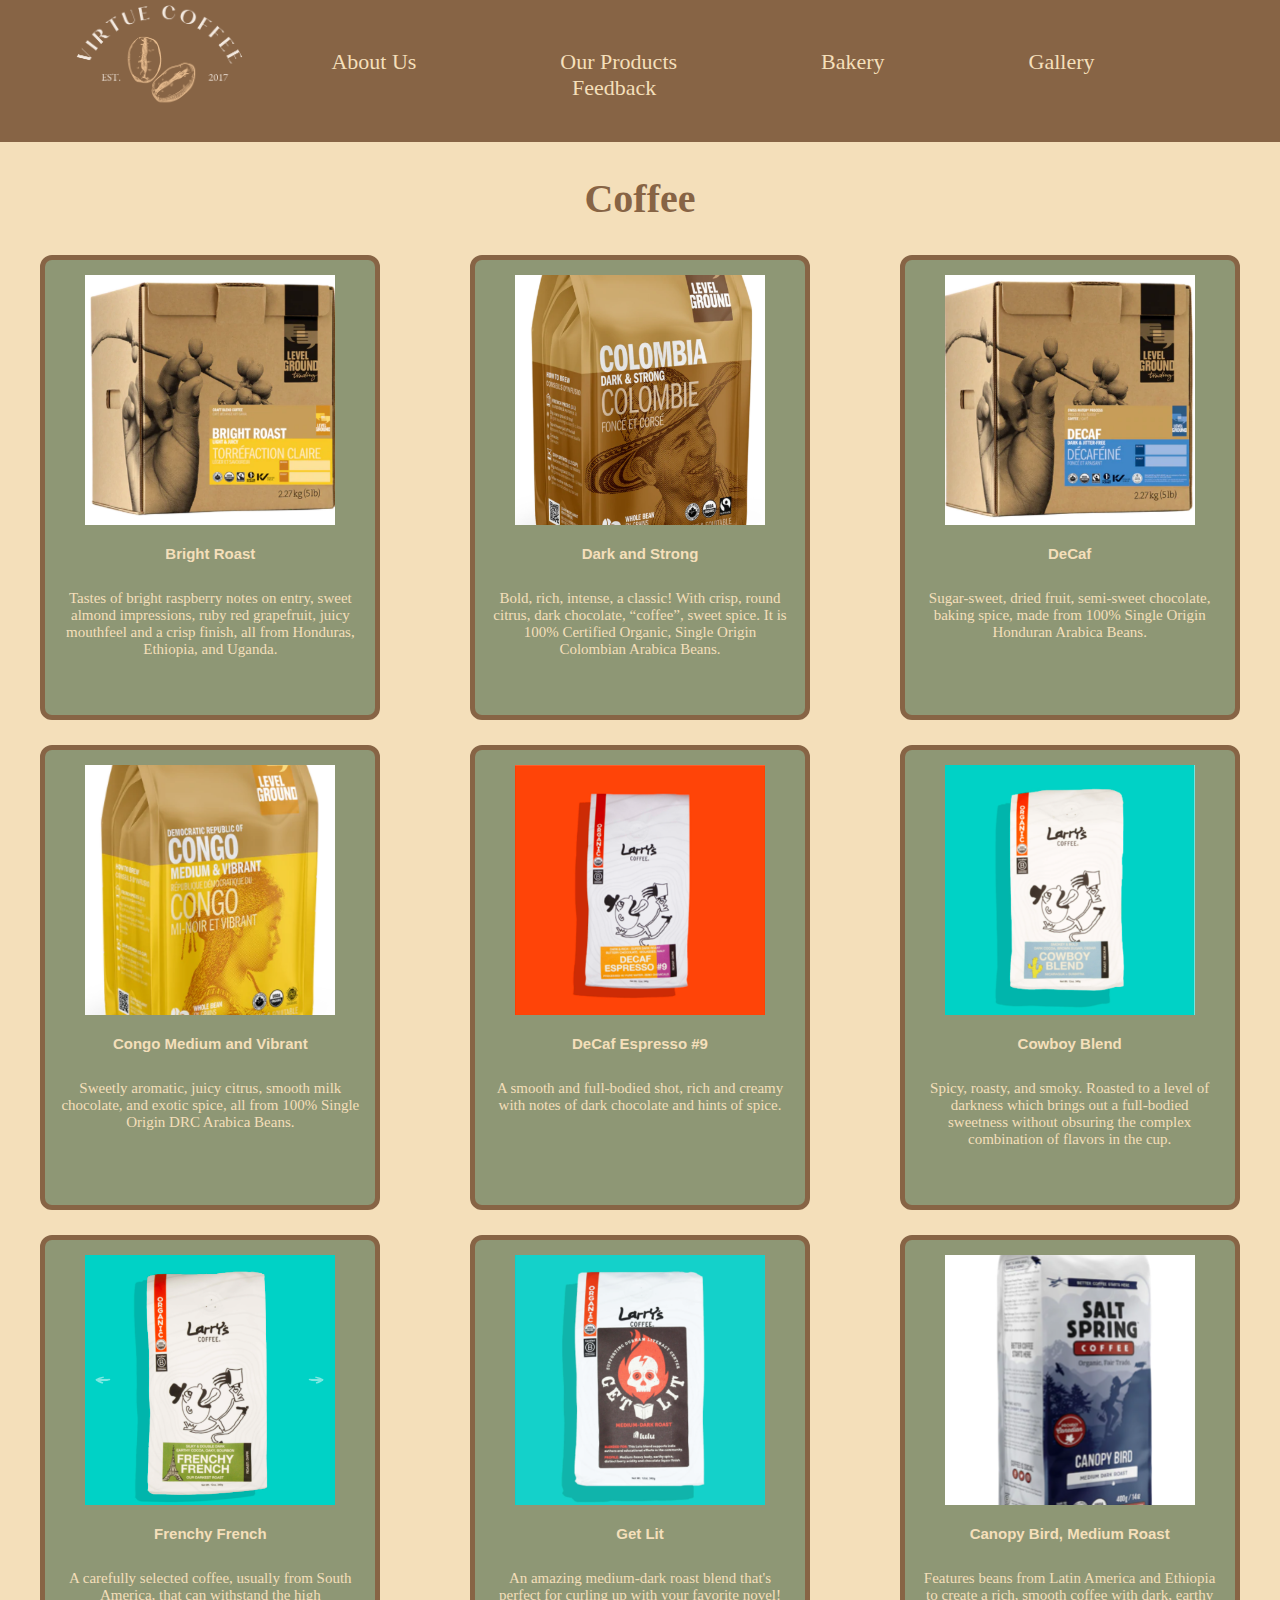
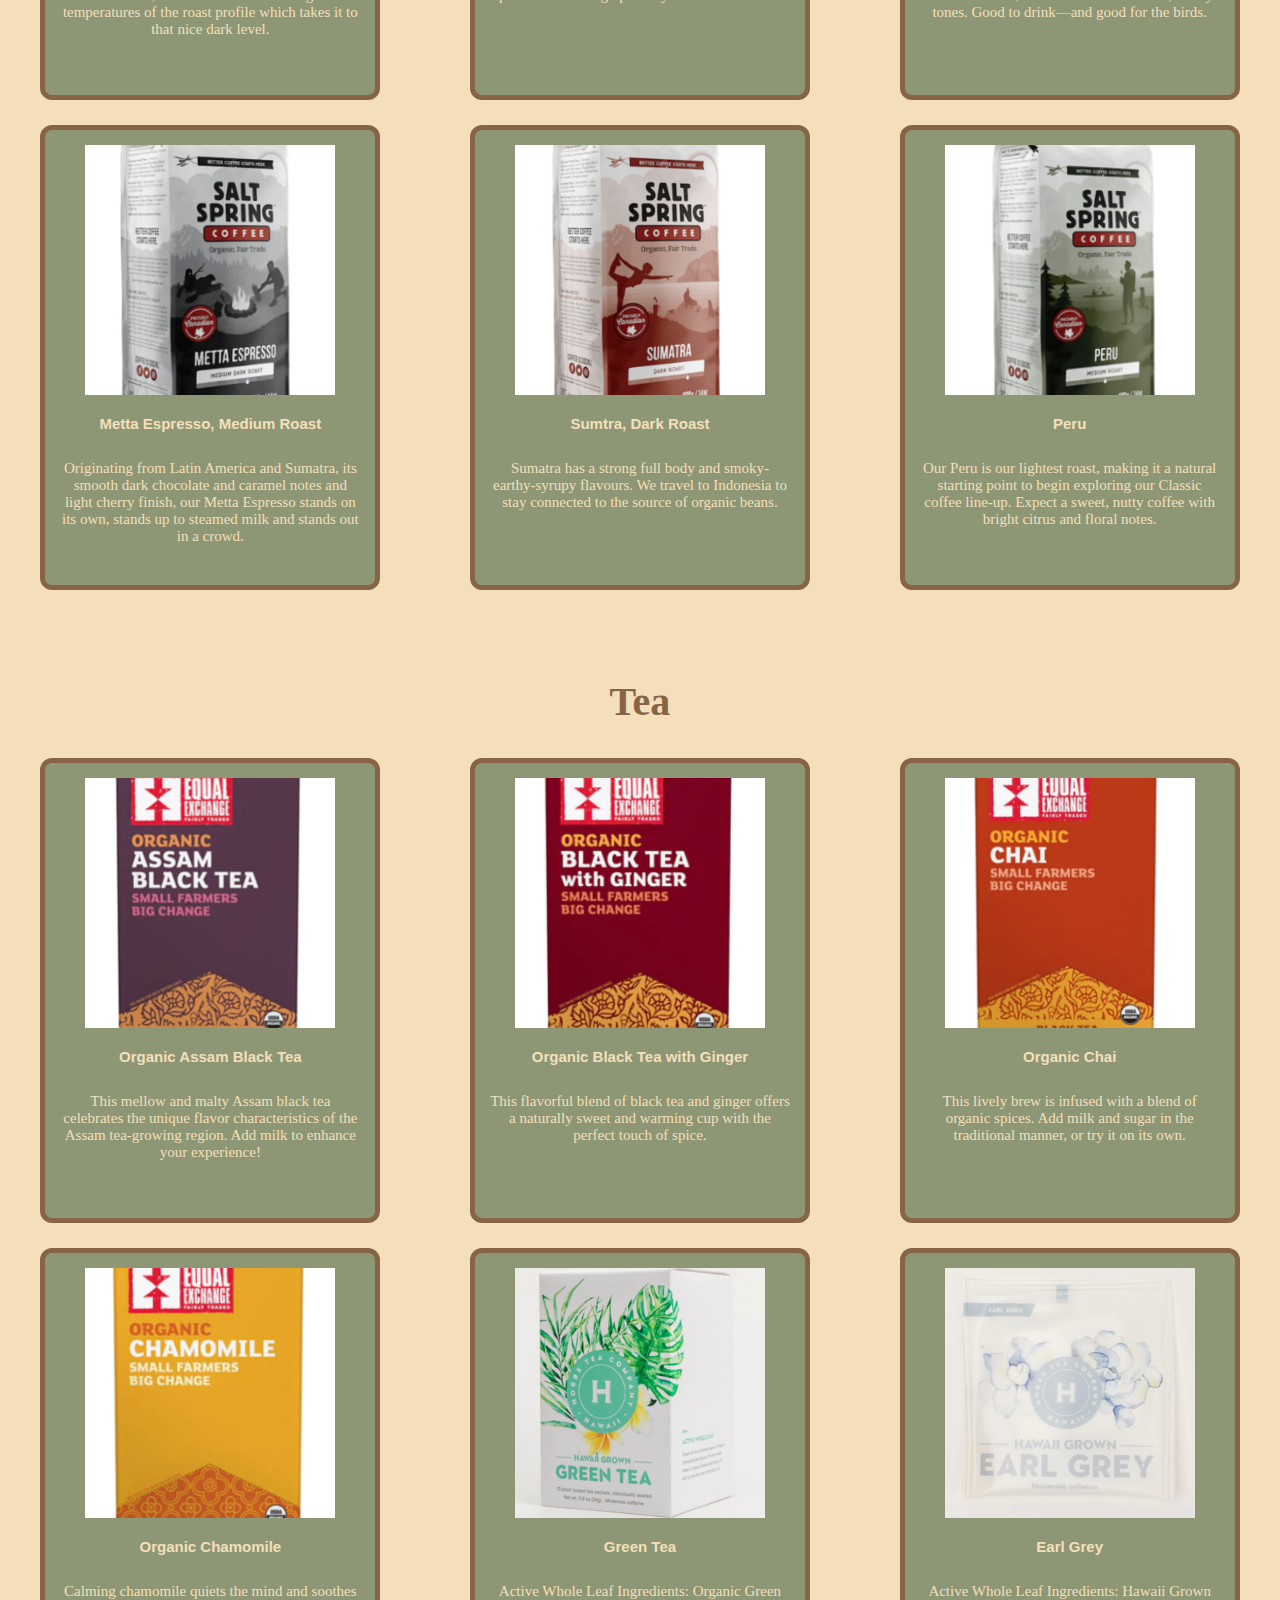
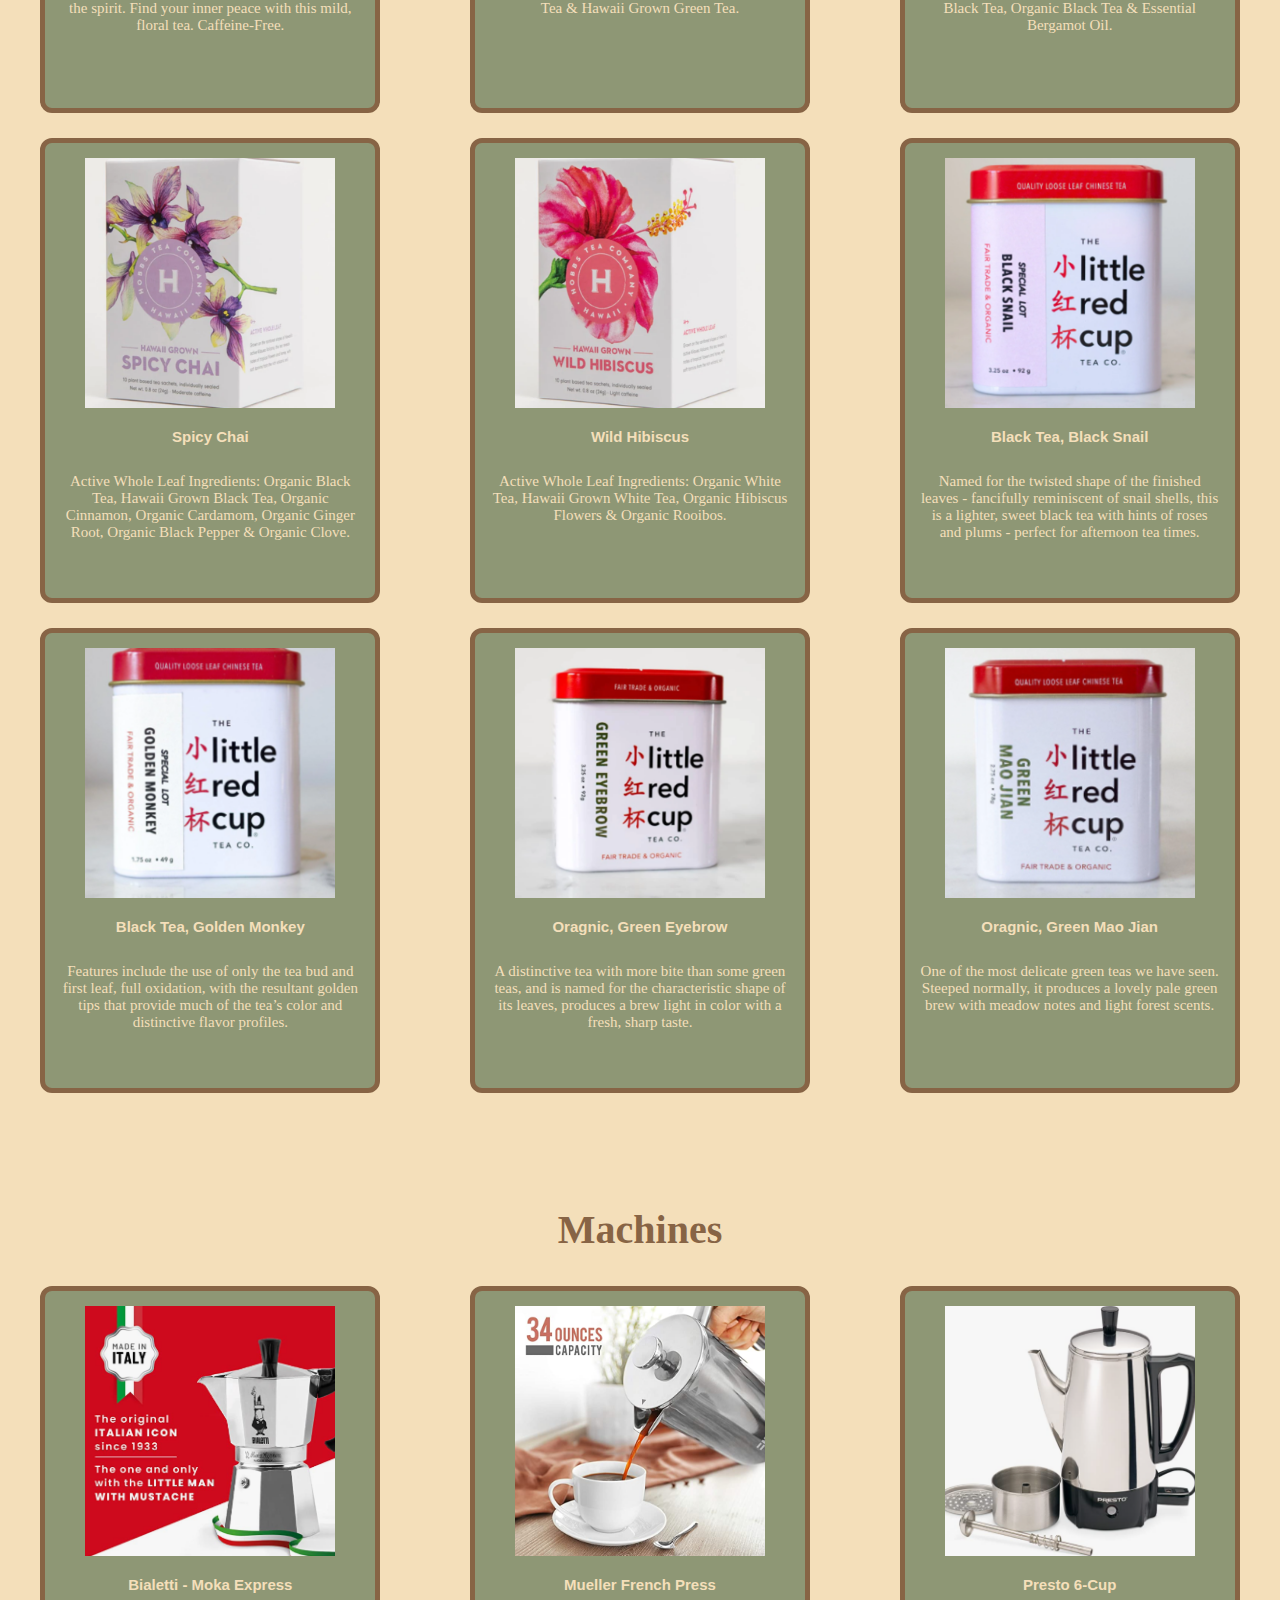
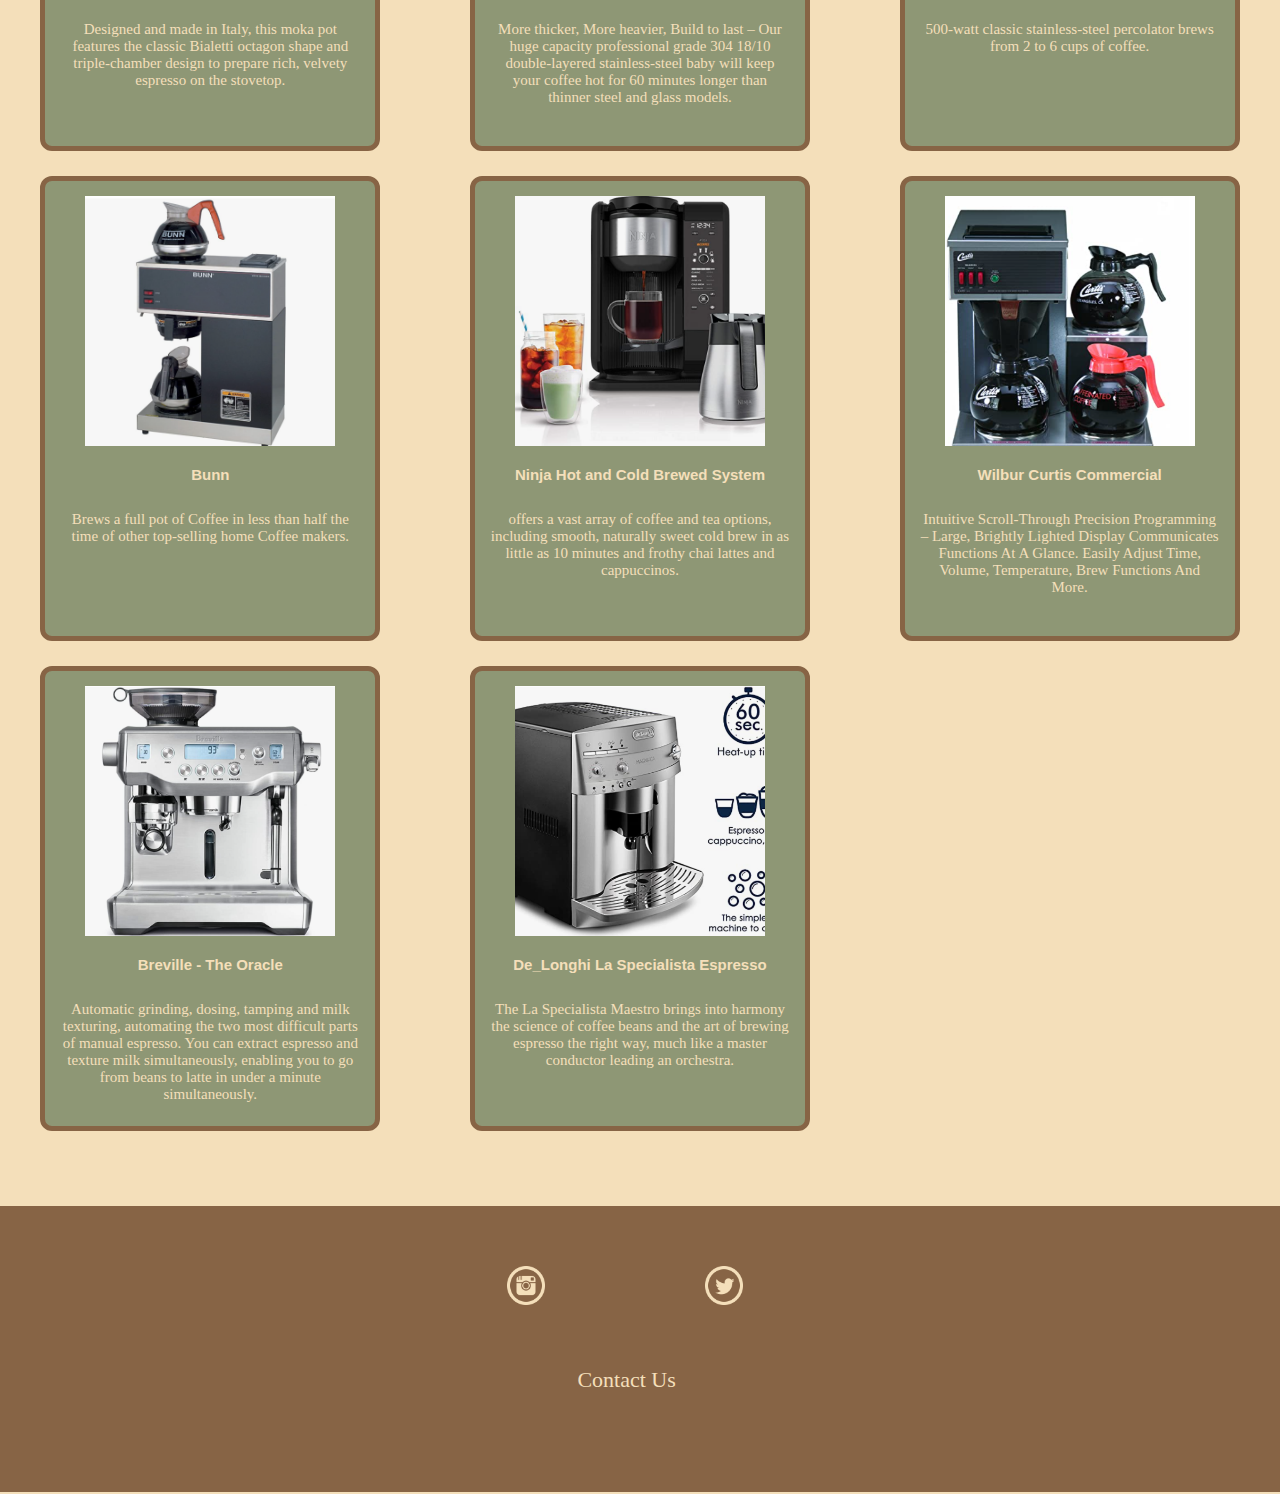
<file: products.html>
<!DOCTYPE html>
<html lang="en">
    <head>
        <meta charset="UTF-8"/>
        <title>Products: Virtue Coffee</title>
        <!-- Link to CSS File -->
        <link rel="stylesheet" href="master.css">
    </head>
    <body id="productpage">
        <img src="headerFooterImages/navBarLogo2.png" class="logo_navbar" alt="Virtue Coffee Logo"> <!-- Logo in the nav bar-->
        <!-- Navigation bar -->
        <nav>
            <ul>
                <li><a href="index.html">Home</a></li> <!-- Link to Homepage (set as default of the website)-->
                <li><a href="about.html">About Us</a></li> <!-- Link to About Us page -->
                <li><a href="products.html">Our Products</a></li> <!-- Link to Our Products page -->
                <li><a href="bakery.html">Bakery</a></li> <!-- Link to Bakery page-->
                <li><a href="gallery.html">Gallery</a></li> <!-- Link to Gallery page-->
                <li><a href="feedback.html">Feedback</a></li> <!-- Link to Feedback page-->
            </ul>
        </nav>

    <!-- Product Section -->
    <h2>Coffee</h2>
    <div class="productHolder">
      <!-- Level Ground -->
      <div class="column">
        <img src="coffeeImages/coffee1.png">
        <h4>Bright Roast</h4>
        <br>
        <p>Tastes of bright raspberry notes on entry, sweet almond 
            impressions, ruby red grapefruit, juicy mouthfeel and 
            a crisp finish, all from Honduras, Ethiopia, and Uganda.</p>
      </div>
      <div class="column">
        <img src="coffeeImages/coffee2.png">
        <h4>Dark and Strong</h4>
        <br>
        <p>Bold, rich, intense, a classic! With crisp, round citrus, 
            dark chocolate, “coffee”, sweet spice. It is 100% Certified 
            Organic, Single Origin Colombian Arabica Beans.</p>
      </div>
      <div class="column">
        <img src="coffeeImages/coffee3.png">
        <h4>DeCaf</h4>
        <br>
        <p>Sugar-sweet, dried fruit, semi-sweet chocolate, 
            baking spice, made from 100% Single Origin 
            Honduran Arabica Beans.</p>
      </div>
      <div class="column">
        <img src="coffeeImages/coffee4.png">
        <h4>Congo Medium and Vibrant</h4>
        <br>
        <p>Sweetly aromatic, juicy citrus, smooth milk chocolate, 
            and exotic spice, all from 100% Single Origin DRC 
            Arabica Beans.</p>
      </div>
      <!-- Larry's Coffee -->
      <div class="column">
        <img src="coffeeImages/Larry's Cof1.png">
        <h4>DeCaf Espresso #9</h4>
        <br>
        <p>A smooth and full-bodied shot, rich and 
            creamy with notes of dark chocolate and 
            hints of spice.</p>
      </div>
      <div class="column">
        <img src="coffeeImages/Larry's Cof2.png">
        <h4>Cowboy Blend</h4>
        <br>
        <p>Spicy, roasty, and smoky. Roasted to a level 
            of darkness which brings out a full-bodied 
            sweetness without obsuring the complex 
            combination of flavors in the cup.</p>
      </div>
      <div class="column">
        <img src="coffeeImages/Larry's Cof3.png">
        <h4>Frenchy French</h4>
        <br>
        <p>A carefully selected coffee, usually from 
            South America, that can withstand the high 
            temperatures of the roast profile which 
            takes it to that nice dark level.</p>
      </div>
      <div class="column">
        <img src="coffeeImages/Larry's Cof4.png">
        <h4>Get Lit</h4>
        <br>
        <p>An amazing medium-dark roast blend that's perfect for 
            curling up with your favorite novel!</p>
      </div>
      <!-- Salt Spring Coffee -->
      <div class="column">
        <img src="coffeeImages/SSC1.png">
        <h4>Canopy Bird, Medium Roast</h4>
        <br>
        <p>Features beans from Latin America and 
            Ethiopia to create a rich, smooth coffee 
            with dark, earthy tones. Good to drink—and 
            good for the birds.</p>
      </div>
      <div class="column">
        <img src="coffeeImages/SSC2.png">
        <h4>Metta Espresso, Medium Roast</h4>
        <br>
        <p>Originating from Latin America and Sumatra, 
            its smooth dark chocolate and caramel notes 
            and light cherry finish, our Metta Espresso 
            stands on its own, stands up to steamed milk 
            and stands out in a crowd.</p>
      </div>
      <div class="column">
        <img src="coffeeImages/SSC3.png">
        <h4>Sumtra, Dark Roast</h4>
        <br>
        <p>Sumatra has a strong full body and smoky-
            earthy-syrupy flavours. We travel to 
            Indonesia to stay connected to the source 
            of organic beans.</p>
      </div>
      <div class="column">
        <img src="coffeeImages/SSC4.png">
        <h4>Peru</h4>
        <br>
        <p>Our Peru is our lightest roast, making it 
            a natural starting point to begin exploring 
            our Classic coffee line-up. Expect a sweet, 
            nutty coffee with bright citrus and floral 
            notes.</p>
      </div>
    </div>
    <br>
    <br>
    <br>
    <!-- Tea -->
    <h2>Tea</h2>
    <div class="productHolder">
      <!-- Equal Exchange -->
      <div class="column">
        <img src="teaImages/EETea1.png">
        <h4>Organic Assam Black Tea</h4>
        <br>
        <p>This mellow and malty Assam black tea 
            celebrates the unique flavor characteristics 
            of the Assam tea-growing region. Add milk to 
            enhance your experience!</p>
      </div>
      <div class="column">
        <img src="teaImages/EETea2.png">
        <h4>Organic Black Tea with Ginger</h4>
        <br>
        <p>This flavorful blend of black tea and ginger offers 
            a naturally sweet and warming cup with the perfect 
            touch of spice.</p>
      </div>
      <div class="column">
        <img src="teaImages/EETea3.png">
        <h4>Organic Chai</h4>
        <br>
        <p>This lively brew is infused with a blend of 
            organic spices. Add milk and sugar in the traditional 
            manner, or try it on its own.</p>
      </div>
      <div class="column">
        <img src="teaImages/EETea4.png">
        <h4>Organic Chamomile</h4>
        <br>
        <p>Calming chamomile quiets the mind and 
            soothes the spirit. Find your inner peace 
            with this mild, floral tea. Caffeine-Free.</p>
      </div>
      <!-- Hawaii Grown -->
      <div class="column">
        <img src="teaImages/HGWHTea1.png">
        <h4>Green Tea</h4>
        <br>
        <p>Active Whole Leaf Ingredients: Organic Green 
            Tea & Hawaii Grown Green Tea.</p>
      </div>
      <div class="column">
        <img src="teaImages/HGWHTea2.png">
        <h4>Earl Grey</h4>
        <br>
        <p>Active Whole Leaf Ingredients: Hawaii 
            Grown Black Tea, Organic Black Tea & 
            Essential Bergamot Oil.</p>
      </div>
      <div class="column">
        <img src="teaImages/HGWHTea3.png">
        <h4>Spicy Chai</h4>
        <br>
        <p>Active Whole Leaf Ingredients: Organic 
            Black Tea, Hawaii Grown Black Tea, Organic 
            Cinnamon, Organic Cardamom, Organic Ginger 
            Root, Organic Black Pepper & Organic Clove.</p>
      </div>
      <div class="column">
        <img src="teaImages/HGWHTea4.png">
        <h4>Wild Hibiscus</h4>
        <br>
        <p>Active Whole Leaf Ingredients: Organic White Tea, 
            Hawaii Grown White Tea, Organic Hibiscus Flowers 
            & Organic Rooibos.</p>
      </div>
      <!-- Little Red Cup -->
      <div class="column">
        <img src="teaImages/LRCTea1.png">
        <h4>Black Tea, Black Snail</h4>
        <br>
        <p>Named for the twisted shape of the finished 
            leaves - fancifully reminiscent of snail 
            shells, this is a lighter, sweet black tea 
            with hints of roses and plums  - perfect 
            for afternoon tea times.</p>
      </div>
      <div class="column">
        <img src="teaImages/LRCTea2.png">
        <h4>Black Tea, Golden Monkey</h4>
        <br>
        <p>Features include the use of only the tea 
            bud and first leaf, full oxidation, with 
            the resultant golden tips that provide 
            much of the tea’s color and distinctive 
            flavor profiles.</p>
      </div>
      <div class="column">
        <img src="teaImages/LRCTea3.png">
        <h4>Oragnic, Green Eyebrow</h4>
        <br>
        <p>A distinctive tea with more bite than 
            some green teas, and is named for the 
            characteristic shape of its leaves, 
            produces a brew light in color with a 
            fresh, sharp taste.</p>
      </div>
      <div class="column">
        <img src="teaImages/LRCTea4.png">
        <h4>Oragnic, Green Mao Jian</h4>
        <br>
        <p>One of the most delicate green teas we have 
            seen. Steeped normally, it produces a lovely 
            pale green brew with meadow notes and light 
            forest scents.</p>
      </div>
    </div>
    <br>
    <br>
    <br>
    <a id="machines"></a>
    <!-- Machines -->
    <h2>Machines</h2>
    <div class="productHolderMachine">
      <!-- Compact-->
      <div class="column">
        <img src="Machines/compactDialetti.png">
        <h4>Bialetti - Moka Express</h4>
        <br>
        <p>Designed and made in Italy, this moka pot 
            features the classic Bialetti octagon shape 
            and triple-chamber design to prepare rich, 
            velvety espresso on the stovetop.</p>
      </div>
      <div class="column">
        <img src="Machines/compactMueller.png">
        <h4>Mueller French Press</h4>
        <br>
        <p>More thicker, More heavier, Build to last – 
            Our huge capacity professional grade 304 
            18/10 double-layered stainless-steel 
            baby will keep your coffee hot for 60 
            minutes longer than thinner steel and 
            glass models.</p>
      </div>
      <div class="column">
        <img src="Machines/compactPresto.png">
        <h4>Presto 6-Cup</h4>
        <br>
        <p>500-watt classic stainless-steel percolator 
            brews from 2 to 6 cups of coffee.</p>
      </div>
      <!-- Drip -->
      <div class="column">
        <img src="Machines/dripBunn.png">
        <h4>Bunn</h4>
        <br>
        <p>Brews a full pot of Coffee in less 
            than half the time of other top-selling 
            home Coffee makers.</p>
      </div>
      <div class="column">
        <img src="Machines/dripNinja.png">
        <h4>Ninja Hot and Cold Brewed System</h4>
        <br>
        <p>offers a vast array of coffee and tea options, 
            including smooth, naturally sweet cold brew 
            in as little as 10 minutes and frothy chai 
            lattes and cappuccinos.</p>
      </div>
      <div class="column">
        <img src="Machines/dripWilbur.png">
        <h4>Wilbur Curtis Commercial</h4>
        <br>
        <p>Intuitive Scroll-Through Precision Programming –
            Large, Brightly Lighted Display Communicates 
            Functions At A Glance. Easily Adjust Time, Volume, 
            Temperature, Brew Functions And More.</p>
      </div>
      <!-- Esspo -->
      <div class="column">
        <img src="Machines/EsspoBreville.png">
        <h4>Breville - The Oracle</h4>
        <br>
        <p>Automatic grinding, dosing, tamping and milk texturing, 
            automating the two most difficult parts of manual espresso. 
            You can extract espresso and texture milk simultaneously, 
            enabling you to go from beans to latte in under a minute 
            simultaneously.</p>
      </div>
      <div class="column">
        <img src="Machines/EsspoDe_Longhi2.png">
        <h4>De_Longhi La Specialista Espresso</h4>
        <br>
        <p>The La Specialista Maestro brings into harmony the 
            science of coffee beans and the art of brewing 
            espresso the right way, much like a master conductor 
            leading an orchestra.</p>
      </div>
    </div>
    
    <!-- Footer -->
    <div class="footerMaster">
        <ul class="footerSocials">
            <li><a href="https://www.instagram.com/virtue.coffee/"><img src="headerFooterImages/instaIcon.png" class="icons" alt="Instagram Logo"></a></li>
            <li><a href="https://twitter.com/CoffeeVirtue"><img src="headerFooterImages/twitterIcon.png" class="icons" alt="Twitter Logo"></a></li>
        </ul>
        <br>
        <br>
        <p class="footerText"><a href="mailto:virtuecoffee204&#64gmail&#46com">Contact Us</a></p>
    </div>
    </body>
</html>
</file>
<file: master.css>
/*Homepage*/
#homepage, #aboutpage, #productpage, #bakerypage, #gallerypage, #feedbackpage{
    background-color: #F4DFBA;
}
#homepage ul, #aboutpage ul, #productpage ul, #bakerypage ul, #gallerypage ul, #feedbackpage ul{
    list-style-type: none; /* So that there aren't bullet points on list items*/ 
    text-align: center;
    margin-left: 0px;
    margin-right: 135px;
    padding-bottom: 25px;
}
#homepage li, #aboutpage li, #productpage li, #bakerypage li, #gallerypage li, #feedbackpage li{
    display: inline-block;
}
#homepage a, #aboutpage a, #productpage a, #bakerypage a, #gallerypage a, #feedbackpage a{
    font-size: 22px;
    color:#F4DFBA;
    padding: 70px;
    text-decoration: none;
}
#homepage li a:hover, #aboutpage li a:hover, #productpage li a:hover, #bakerypage li a:hover, #gallerypage li a:hover, #feedbackpage li a:hover{
    color: #f9efdc;
}
#homepage nav, #aboutpage nav, #productpage nav, #bakerypage nav, #gallerypage nav, #feedbackpage nav{
    margin-top: -10px;
    margin-left: -10px;
    width: 105%;
    padding-top: 35px;
    display: grid;
    background-color:#876445;
}
#homepage .center, #aboutpage .center, #productpage .center, #bakerypage .center, #gallerypage .center, #feedbackpage .center{
    margin-right: auto;
    margin-left: auto;
}
#homepage .logo_navbar, #aboutpage .logo_navbar, #productpage .logo_navbar, #bakerypage .logo_navbar, #gallerypage .logo_navbar, #feedbackpage .logo_navbar{
    position: absolute;
    margin-top: -10px;
    width: 200px;
    margin-left: 50px;
    padding-bottom: 90px;
}
#homepage .firstRectangle, #homepage .thirdRectangle{
    margin-top: 50px;
    margin-left: auto;
    margin-right: auto;
    width: 70%;
    padding-top: 400px;
    display: grid;
    background-color: #8E9775;
}
#homepage .secondRectangle{
    margin-top: 50px;
    margin-left: auto;
    margin-right: auto;
    width: 70%;
    padding-top: 400px;
    display: grid;
    background-color: #8E9775;
}
#homepage .firstBox{
    float: left;
    margin-top: 50px;
    margin-left: 282px;
    width: 34%;
    padding-top: 750px;
    display: grid;
    background-color: #CA965C;
    margin-bottom: 100px;
    height: 25px;
}
#homepage .secondBox{
    float: right;
    margin-top: 50px;
    margin-right: 282px;
    width: 34%;
    padding-top: 750px;
    display: grid;
    background-color: #CA965C;
    height: 25px;
}
#homepage .footerMaster, #aboutpage .footerMaster, #bakerypage .footerMaster, #gallerypage .footerMaster, #feedbackpage .footerMaster{
    margin-bottom: -10px;
    margin-top: 850px;
    margin-left: -10px;
    width: 105%;
    padding-top: 250px;
    /*padding-bottom: -25px;*/
    display: grid;
    background-color:#876445;
}
#homepage .latteArt{
    width: 49.95%;
    float: right;
    display: block;
    margin-top: -400px;
    margin-left: 660px;
}
#homepage h1{
    font-size: 40px;
    margin-top: -275px;
    margin-left: 12px;
    font-family: Georgia, 'Times New Roman', Times, serif;
    color: #F4DFBA;
}
#homepage h2{
    font-size: 18px;
    margin-top: -210px;
    margin-left: 25px;
    font-family: Verdana, Geneva, Tahoma, sans-serif;
    font-weight: lighter;
    color: #F4DFBA;
}
#homepage .coffeeMachine{
    width: 660px;
    height: 400px;
    float: left;
    display: block;
    margin-top: -400px;
    margin-bottom: -26px;
}
#homepage h3{
    font-size: 40px;
    margin-top: -275px;
    margin-left: 815px;
    color: #F4DFBA;
    font-family: Georgia, 'Times New Roman', Times, serif;
}
#homepage h4{
    font-size: 18px;
    margin-top: -210px;
    margin-left: 700px;
    font-family: Verdana, Geneva, Tahoma, sans-serif;
    font-weight: lighter;
    color: #F4DFBA;
}
#homepage .seatingArea{
    width: 642px;
    height: 375px;
    margin-top: -750px;
}
#homepage h5{
    font-size: 40px;
    margin-top: -300px;
    text-align: center;
    font-family: Georgia, 'Times New Roman', Times, serif;
    color:#F4DFBA;
}
#homepage h6{
    font-size: 18px;
    margin-top: -245px;
    text-align: center;
    color: #F4DFBA;
    font-family: Verdana, Geneva, Tahoma, sans-serif;
    font-weight: lighter;
}
#homepage .drinksOnTable{
    width: 642px;
    height: 375px;
    margin-top: -750px;
}
#homepage .bakeryCase{
    width: 660px;
    float: right;
    display: block;
    margin-top: -400px;
    margin-left: 660px;
}
#homepage .buttonForDrinks, #homepage .buttonForBakery{
    font-size: 18px;
    background-color: #8E9775;
    padding: 10px 10px 10px 10px;
    text-align: center;
    color: #F4DFBA;
    width: 20%;
    margin-top: -170px;
    margin-left: 200px;
    margin-bottom: 125px;
    border-radius: 12px;
    border-top: 1px solid #F4DFBA;
    border-right: 1px solid #F4DFBA;
    border-bottom: 1px solid #F4DFBA;
    border-left: 1px solid #F4DFBA;
}
#homepage .buttonForDrinks:hover, #homepage .buttonForMachines:hover, #homepage .buttonForBakery:hover{
    background-color: #979f80;
}
#homepage .buttonForMachines{
    font-size: 18px;
    background-color: #8E9775;
    padding: 12px 10px 10px 10px;
    text-align: center;
    color: #F4DFBA;
    width: 20%;
    margin-top: -175px;
    margin-left: 850px;
    margin-bottom: 125px;
    border-radius: 12px;
    border-top: 1px solid #F4DFBA;
    border-right: 1px solid #F4DFBA;
    border-bottom: 1px solid #F4DFBA;
    border-left: 1px solid #F4DFBA;
}
#homepage .buttonForFeedback, #homepage .buttonForAboutUs{
    font-size: 18px;
    background-color: #CA965C;
    padding: 10px 40px 10px 40px;
    text-align: center;
    color: #F4DFBA;
    width: 20%;
    margin-top: -185px;
    margin-left: 215px;
    margin-bottom: 300px;
    border-radius: 12px; /* To give rounded corners on buttons */
    border-top: 1px solid #F4DFBA;
    border-right: 1px solid #F4DFBA;
    border-bottom: 1px solid #F4DFBA;
    border-left: 1px solid #F4DFBA;
}
#homepage .buttonForAboutUs:hover, #homepage .buttonForFeedback:hover{
    background-color: #cfa06b;
}
#homepage .footerSocials, #productpage .footerSocials, #aboutpage .footerSocials, #bakerypage .footerSocials, #gallerypage .footerSocials, #feedbackpage .footerSocials{
    list-style-type: none; /* So that there aren't bullet points on list items*/ 
    margin-left: 135px;
    margin-right: 62px;
    padding-top: 10px;
    margin-top: -200px;
}
#homepage .footerText, #productpage .footerText, #aboutpage .footerText, #bakerypage .footerText, #feedbackpage .footerText, #gallerypage .footerText{
    font-size: 22px;
    font-family: Georgia, 'Times New Roman', Times, serif;
    text-align: center;
    margin-top: -125px;
    margin-left: -70px;
    color: #F4DFBA;
}
#homepage .footerText:hover, #aboutpage .footerText:hover, #productpage .footerText:hover, #bakerypage .footerText:hover, #gallerypage .footerText:hover, #feedbackpage .footerText:hover{
    color: #f9efdc;
}
#homepage .icons, #aboutpage .icons, #productpage .icons, #bakerypage .icons, #gallerypage .icons, #feedbackpage .icons{
    width: 20%;
    margin-left: -186px;
}

/*Product Page*/
#productpage h2, #bakerypage h2{
    text-align: center;
    font-size: 40px;
    font-family: Georgia, 'Times New Roman', Times, serif;
    font-weight: bolder;
    color:#876445;
}
#productpage h4, #bakerypage h4{
    font-size: 15px;
    text-align: center;
    font-family: Verdana, Geneva, Tahoma, sans-serif;
    font-weight: bolder;
    color: #F4DFBA;
}
#productpage p{
    font-size: 15px;
    text-align: center;
    color: #F4DFBA;
    margin-top: -10px;
}
#productpage .footerMaster{
    margin-bottom: -10px;
    margin-top: 75px;
    margin-left: -10px;
    width: 105%;
    padding-top: 250px;
    /*padding-bottom: -25px;*/
    display: grid;
    background-color:#876445;
}
#productpage .productHolder{
    display: grid;
    grid-template-columns: repeat(auto-fit, minmax(400px, auto));
    gap: 25px;
}
#productpage .productHolderMachine{
    display: grid;
    grid-template-columns: repeat(auto-fit, minmax(400px, auto));
    gap: 25px;
}
#productpage .column{
    width: 300px;
    height: 425px;
    border: 5px solid #876445;
    background: #8E9775;
    margin: auto;
    padding: 15px;
    border-radius: 12px;
}  
#productpage .column img{
    display: block;
    margin-left: auto;
    margin-right: auto;
    width: 50%;
    width: 100%;
    width: 250px;
    height: 250px;
    object-fit: cover;
}
/*About Us Page*/
#aboutpage .text_container{
    background-color: #8E9775;
    margin-left: auto;
    margin-right: auto;
}
#aboutpage .our_story, #aboutpage .our_values{
    margin-top: 50px;
    margin-left: auto;
    margin-right: auto;
    width: 70%;
    padding-top: 400px;
    display: grid;
    background-color: #8E9775;
}
#aboutpage .our_story h1{
    margin-top: -340px;
    font-size: 40px;
    font-weight: bolder;
    margin-left: 265px;
    font-family: Georgia, 'Times New Roman', Times, serif;
    color: #F4DFBA;
}
#aboutpage .our_story p{
    font-size: 18px;
    margin-top: -260px;
    margin-left: 15px;
    font-family: Verdana, Geneva, Tahoma, sans-serif;
    font-weight: lighter;
    color: #F4DFBA;
    margin-bottom: 77px;
}
#aboutpage .menu_board{
    width: 660px;
    height: 591px;
    float: right;
    margin-left: 662px;
    margin-top: -400px;
    margin-bottom: -252px;
}
#aboutpage .our_values h1{
    margin-top: -500px;
    font-size: 40px;
    font-weight: bolder;
    margin-left: 875px;
    float: right;
    font-family: Georgia, 'Times New Roman', Times, serif;
    color: #F4DFBA;
}
#aboutpage .our_values p{
    font-size: 18px;
    margin-top: -400px;
    margin-left: 675px;
    font-family: Verdana, Geneva, Tahoma, sans-serif;
    font-weight: lighter;
    color: #F4DFBA;
    margin-bottom: 150px;
}
#aboutpage .coffee_with_leaves{
    width: 660px;
    height: 600px;
    margin-top: -400px;
    margin-bottom: -35px;
}
#aboutpage .why_choose_us{
    float: left;
    margin-top: 50px;
    margin-left: 282px;
    width: 34%;
    padding-top: 750px;
    display: grid;
    background-color: #CA965C;
    margin-bottom: 100px;
    height: 25px;
}
#aboutpage .why_choose_us h1, #aboutpage .sus h1{
    margin-top: -300px;
    font-family: Georgia, 'Times New Roman', Times, serif;
    color:#F4DFBA;
    font-weight: bolder;
    text-align: center;
}
#aboutpage .why_choose_us p, #aboutpage .sus p{
    margin-top: -250px;
    font-family: Verdana, Geneva, Tahoma, sans-serif;
    color:#F4DFBA;
    font-weight: lighter;
    margin-left: 20px;
}
#aboutpage .sus{
    float: right;
    margin-top: 50px;
    margin-right: 282px;
    width: 34%;
    padding-top: 750px;
    display: grid;
    background-color: #CA965C;
    height: 25px;
}
#aboutpage .croissant_picture{
    margin-top: -750px;
    width: 642px;
    height: 400px;
}
#aboutpage .green_plate{
    margin-top: -750px;
    width: 642px;
    height: 400px;
}
#aboutpage .footerMaster{
    margin-bottom: -10px;
    margin-top: 850px;
    margin-left: -10px;
    width: 105%;
    padding-top: 250px;
    /*padding-bottom: -25px;*/
    display: grid;
    background-color:#876445;
}
/*Bakery Page*/
#bakerypage .footerMaster{
      margin-bottom: -10px;
      margin-top: 75px;
      margin-left: -10px;
      width: 105%;
      padding-top: 250px;
      /*padding-bottom: -25px;*/
      display: grid;
      background-color:#876445;
}
#bakerypage .productHolder{
    display: grid;
    grid-template-columns: repeat(auto-fit, minmax(450px, auto));
    column-gap: 1px;
    gap: 25px;
}
#bakerypage .productHolderLast{
    display: grid;
    grid-template-columns: repeat(auto-fit, minmax(500px, auto));
    gap: 25px;
    padding-top: 20px;
}
#bakerypage .productHolderLastGroup{
    display: grid;
    grid-template-columns: repeat(auto-fit, minmax(500px, auto));
    gap: 25px;
    padding-top: 20px;
}
#bakerypage .column{
    width: 300px;
    height: 425px;
    border: 5px solid #876445;
    background: #8E9775;
    margin: auto;
    padding: 15px;
    border-radius: 12px;
}
#bakerypage .column img{
    display: block;
    margin-left: auto;
    margin-right: auto;
    width: 50%;
    width: 100%;
    width: 250px;
    height: 250px;
    object-fit: cover;
}
#bakerypage p{
    font-size: 15px;
    text-align: center;
    color: #F4DFBA;
    margin-top: 30px;
}
/*Gallery Page*/
#gallerypage .row1ImageHolder, #gallerypage .row2ImageHolder, #gallerypage .row3ImageHolder, #gallerypage .row4ImageHolder{
    display: grid;
    grid-template-columns: repeat(auto-fit, minmax(450px, auto));
    column-gap: 1px;
    gap: 25px;
}
#gallerypage .column{
    width: 300px;
    height: 425px;
    border: 5px solid #876445;
    background: #8E9775;
    margin-left: auto;
    margin-right: auto;
    padding: 15px;
    border-radius: 12px;
    margin-top: 50px;
}
#gallerypage .column img{
    display: block;
    margin-left: auto;
    margin-right: auto;
    width: 300px;
    height: 425px;
    object-fit: cover;
}
#gallerypage .footerMaster{
    margin-bottom: -10px;
    margin-top: 75px;
    margin-left: -10px;
    width: 105%;
    padding-top: 250px;
    /*padding-bottom: -25px;*/
    display: grid;
    background-color:#876445;
}
#gallerypage h1{
    margin-top: 25px;
    text-align: center;
    color: #876445;
    font-weight: bolder;
    font-family: Georgia, 'Times New Roman', Times, serif;
}
/*Feedback Page*/
#feedbackpage h1{
    color:#876445;
    text-align: center;
    font-weight: bolder;
    font-family: Georgia, 'Times New Roman', Times, serif;
}
#feedbackpage h2{
    color:#876445;
    font-family: Verdana, Geneva, Tahoma, sans-serif;
    font-weight: lighter;
    font-size: 18px;
    text-align: center;
}
#feedbackpage .form_container{
    margin-top: 50px;
    margin-left: auto;
    margin-right: auto;
    width: 70%;
    padding-top: 400px;
    display: grid;
    background-color: #8E9775;
}
#feedbackpage .form-row1{
    margin-top: -300px;
    margin-left: 600px;
}
#feedbackpage .form_header{
    text-align: center;
    margin-top: -400px;
    color: #F4DFBA;
    font-family: Verdana, Geneva, Tahoma, sans-serif;
}
#feedbackpage .form-row1{
    margin-left: 400px;
    color: #F4DFBA;
}
#feedbackpage .form-row2{
    margin-top: 15px;
    margin-left: 500px;
    color: #F4DFBA;
}
#feedbackpage .form-row3{
    text-align: center;
    color: #F4DFBA;
}
#feedbackpage label{
    vertical-align: top;
    color: #F4DFBA;
}
#feedbackpage .form-row4{
    margin-left: 300px;
}
#feedbackpage .form-submit{
    text-align: center;
}
#feedbackpage .footerMaster{
    margin-bottom: -10px;
    margin-top: 50px;
    margin-left: -10px;
    width: 105%;
    padding-top: 250px;
    /*padding-bottom: -25px;*/
    display: grid;
    background-color:#876445;
}
</file>
